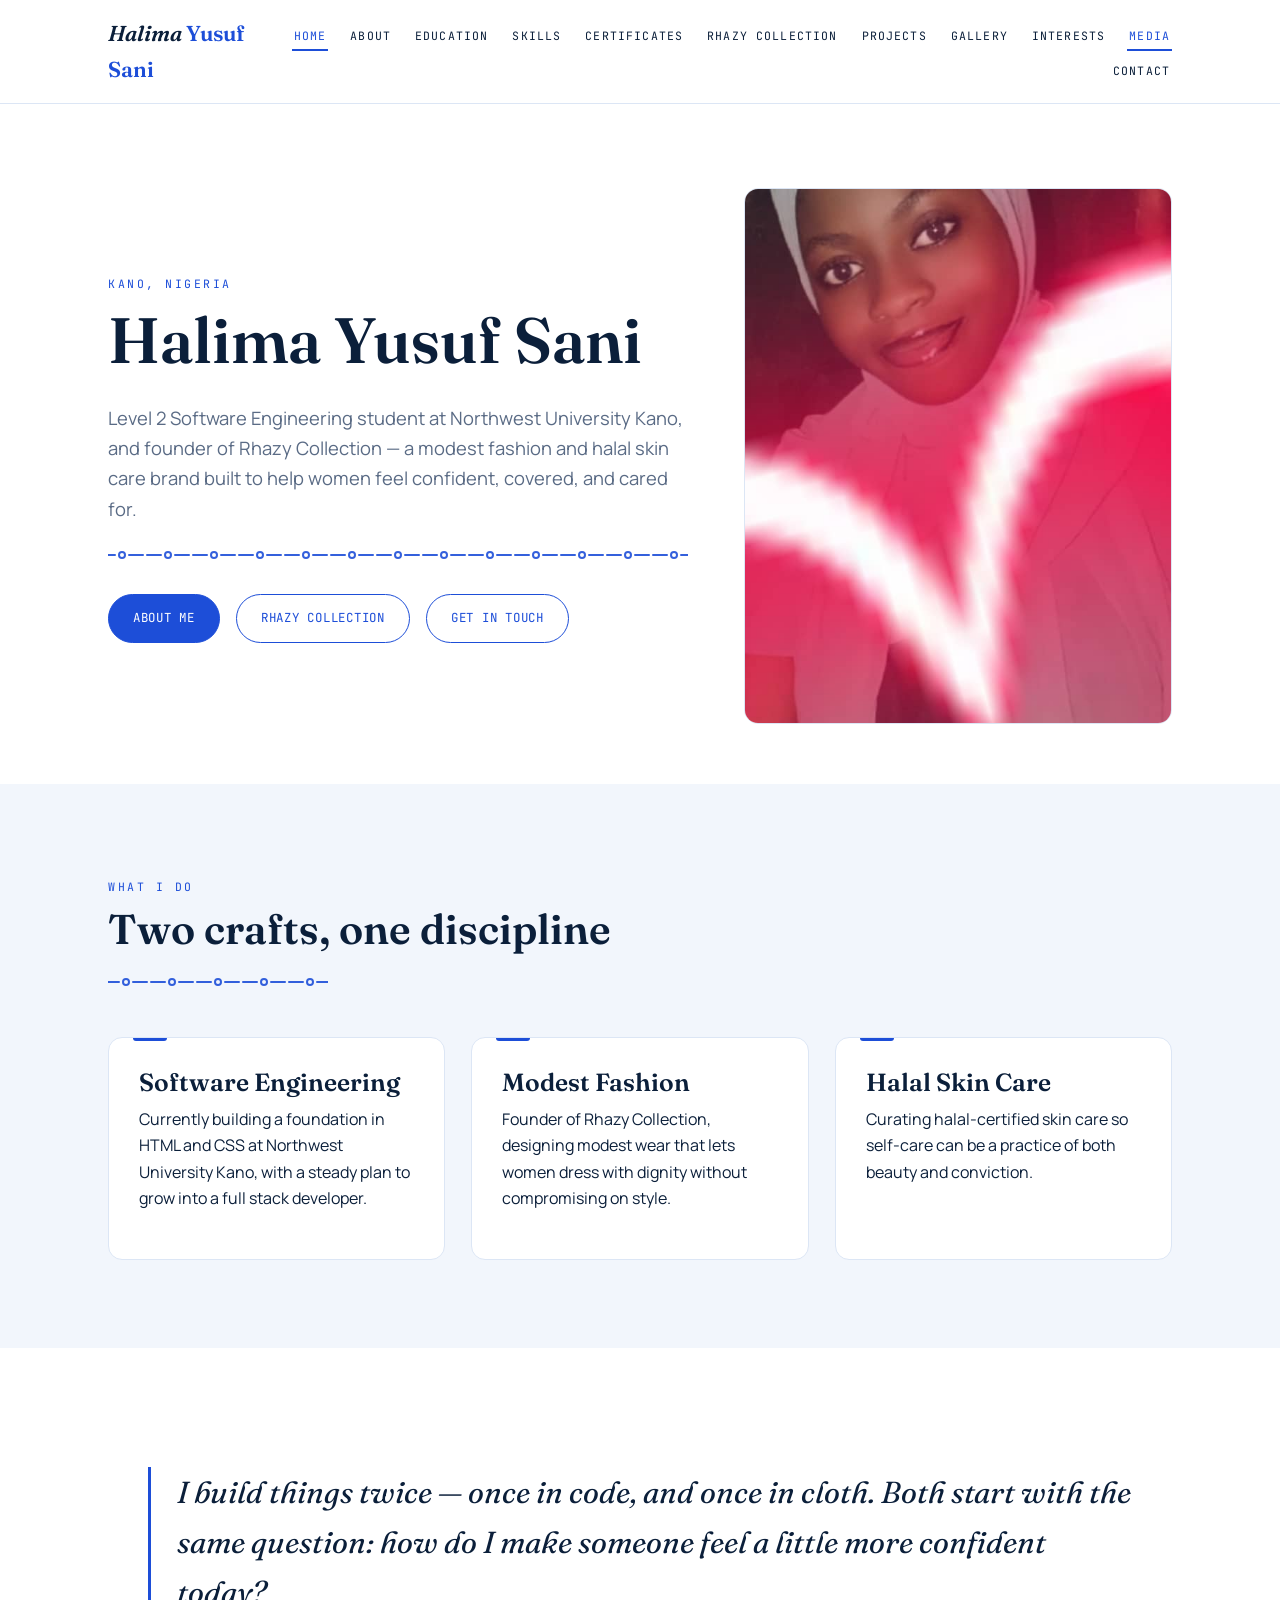
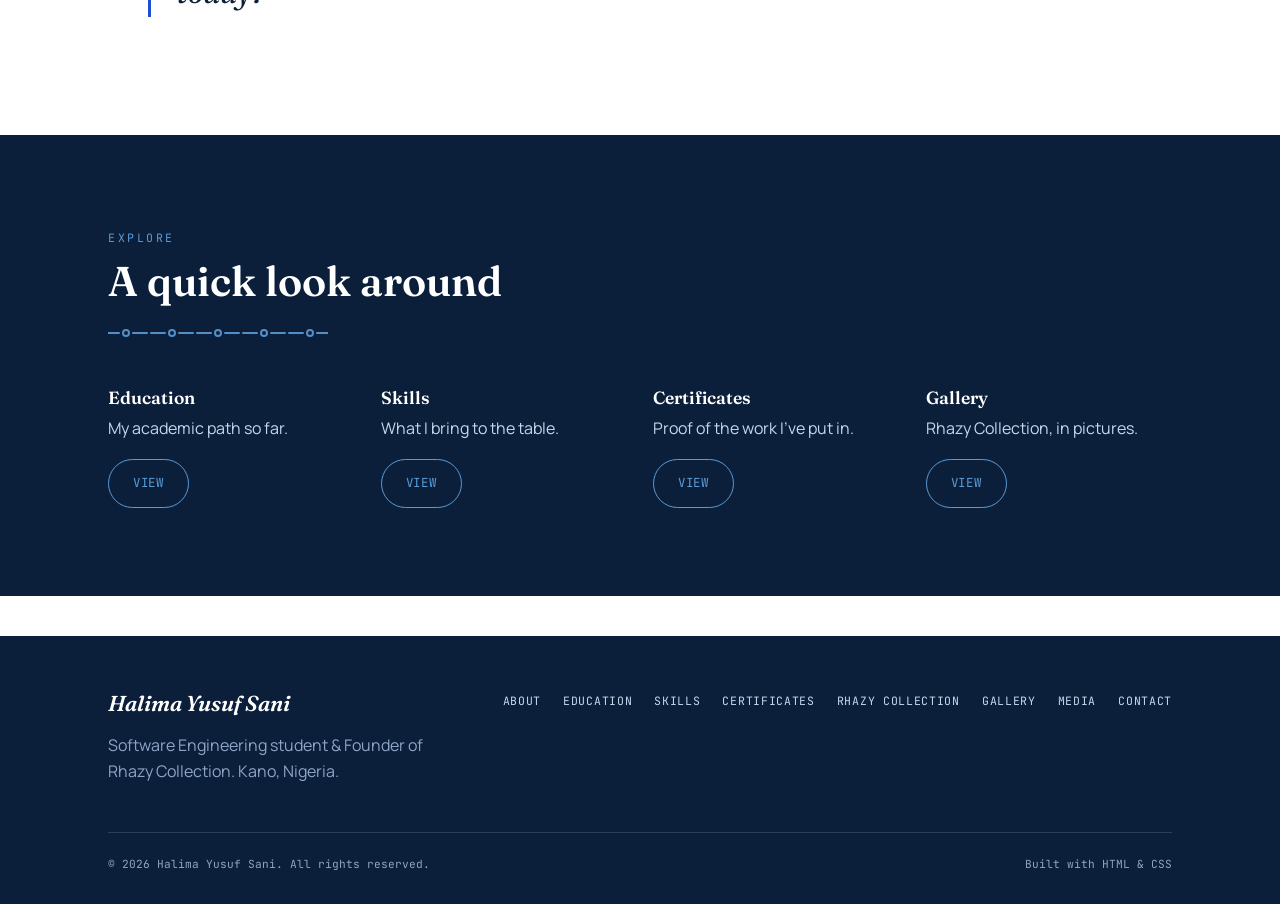
<file: index.html>
<!DOCTYPE html>
<html lang="en">
<head>
<meta charset="UTF-8">
<meta name="viewport" content="width=device-width, initial-scale=1.0">
<title>Halima Yusuf Sani — Software Engineering Student &amp; Founder, Rhazy Collection</title>
<meta name="description" content="Portfolio of Halima Yusuf Sani, Level 2 Software Engineering student at Northwest University Kano and founder of Rhazy Collection.">
<link rel="icon" href="favicon.svg" type="image/svg+xml">
<link rel="stylesheet" href="style.css">
</head>
<body>

<header class="site-header">
  <div class="nav-row">
    <a href="index.html" class="wordmark">Halima <span>Yusuf Sani</span></a>
    <input type="checkbox" id="menu-toggle" class="menu-toggle">
    <label for="menu-toggle" class="menu-btn" aria-label="Open menu"><span></span></label>
    <nav class="primary-nav">
      <ul>
        <li><a href="index.html" class="active">Home</a></li>
        <li><a href="about.html">About</a></li>
        <li><a href="education.html">Education</a></li>
        <li><a href="skills.html">Skills</a></li>
        <li><a href="certificates.html">Certificates</a></li>
        <li><a href="business.html">Rhazy Collection</a></li>
        <li><a href="projects.html">Projects</a></li>
        <li><a href="gallery.html">Gallery</a></li>
        <li><a href="interests.html">Interests</a></li>
        <li><a href="media.html" class="active">Media</a></li>
        <li><a href="contact.html">Contact</a></li>
      </ul>
    </nav>
  </div>
</header>

<main>
  <section class="hero">
    <div class="wrap hero-grid">
      <div>
        <span class="eyebrow">Kano, Nigeria</span>
        <h1>Halima Yusuf Sani</h1>
        <p class="lede">
          Level 2 Software Engineering student at Northwest University Kano, and founder
          of Rhazy Collection — a modest fashion and halal skin care brand built to help
          women feel confident, covered, and cared for.
        </p>
        <div class="stitch-divider"></div>
        <div class="hero-actions">
          <a href="about.html" class="btn btn-solid">About Me</a>
          <a href="business.html" class="btn btn-ghost">Rhazy Collection</a>
          <a href="contact.html" class="btn btn-ghost">Get In Touch</a>
        </div>
      </div>
      <div class="portrait-frame">
        <img src="halima.jpg" alt="Portrait placeholder for Halima Yusuf Sani">
      </div>
    </div>
  </section>

  <section class="bg-cloud">
    <div class="wrap">
      <div class="section-head">
        <span class="eyebrow">What I Do</span>
        <h2>Two crafts, one discipline</h2>
        <div class="stitch-divider"></div>
      </div>
      <div class="grid grid-3">
        <div class="card">
          <h3>Software Engineering</h3>
          <p>Currently building a foundation in HTML and CSS at Northwest University
          Kano, with a steady plan to grow into a full stack developer.</p>
        </div>
        <div class="card">
          <h3>Modest Fashion</h3>
          <p>Founder of Rhazy Collection, designing modest wear that lets women dress
          with dignity without compromising on style.</p>
        </div>
        <div class="card">
          <h3>Halal Skin Care</h3>
          <p>Curating halal-certified skin care so self-care can be a practice of both
          beauty and conviction.</p>
        </div>
      </div>
    </div>
  </section>

  <section>
    <div class="wrap">
      <blockquote class="pull-quote">
        I build things twice — once in code, and once in cloth. Both start with the
        same question: how do I make someone feel a little more confident today?
      </blockquote>
    </div>
  </section>

  <section class="bg-ink">
    <div class="wrap">
      <div class="section-head">
        <span class="eyebrow" style="color:#5B9BD5">Explore</span>
        <h2>A quick look around</h2>
        <div class="stitch-divider on-dark"></div>
      </div>
      <div class="grid grid-4">
        <div>
          <h3 style="font-size:1.1rem">Education</h3>
          <p style="color:#C8D6EC">My academic path so far.</p>
          <a href="education.html" class="btn btn-ghost on-dark">View</a>
        </div>
        <div>
          <h3 style="font-size:1.1rem">Skills</h3>
          <p style="color:#C8D6EC">What I bring to the table.</p>
          <a href="skills.html" class="btn btn-ghost on-dark">View</a>
        </div>
        <div>
          <h3 style="font-size:1.1rem">Certificates</h3>
          <p style="color:#C8D6EC">Proof of the work I've put in.</p>
          <a href="certificates.html" class="btn btn-ghost on-dark">View</a>
        </div>
        <div>
          <h3 style="font-size:1.1rem">Gallery</h3>
          <p style="color:#C8D6EC">Rhazy Collection, in pictures.</p>
          <a href="gallery.html" class="btn btn-ghost on-dark">View</a>
        </div>
      </div>
    </div>
  </section>
</main>

<footer class="site-footer">
  <div class="wrap">
    <div class="footer-grid">
      <div>
        <a href="index.html" class="wordmark">Halima Yusuf Sani</a>
        <p style="color:#8FA5C6; max-width:36ch; margin-top:10px;">Software Engineering student &amp; Founder of Rhazy Collection. Kano, Nigeria.</p>
      </div>
      <nav class="footer-nav">
        <ul>
          <li><a href="about.html">About</a></li>
          <li><a href="education.html">Education</a></li>
          <li><a href="skills.html">Skills</a></li>
          <li><a href="certificates.html">Certificates</a></li>
          <li><a href="business.html">Rhazy Collection</a></li>
          <li><a href="gallery.html">Gallery</a></li>
          <li><a href="media.html" class="active">Media</a></li>
          <li><a href="contact.html">Contact</a></li>
        </ul>
      </nav>
    </div>
    <div class="footer-bottom">
      <span>&copy; 2026 Halima Yusuf Sani. All rights reserved.</span>
      <span>Built with HTML &amp; CSS</span>
    </div>
  </div>
</footer>

</body>
</html>
</file>
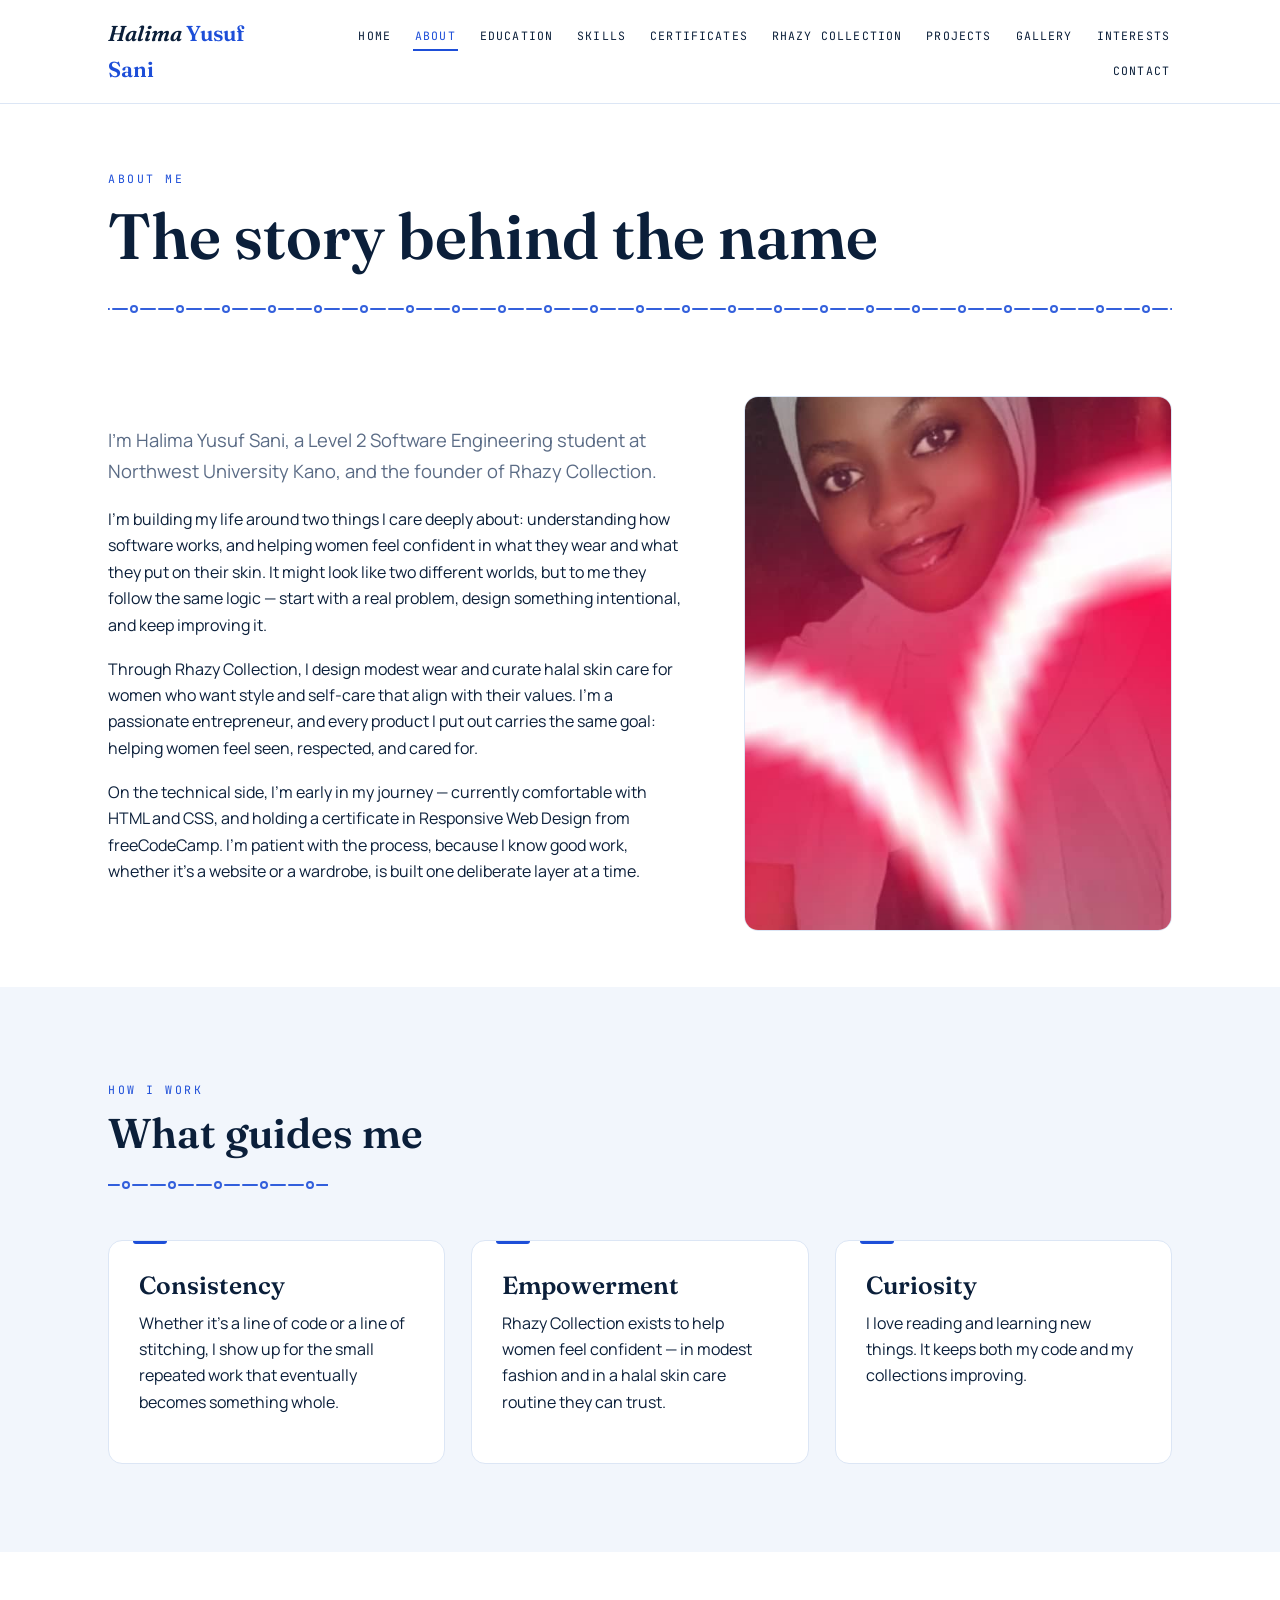
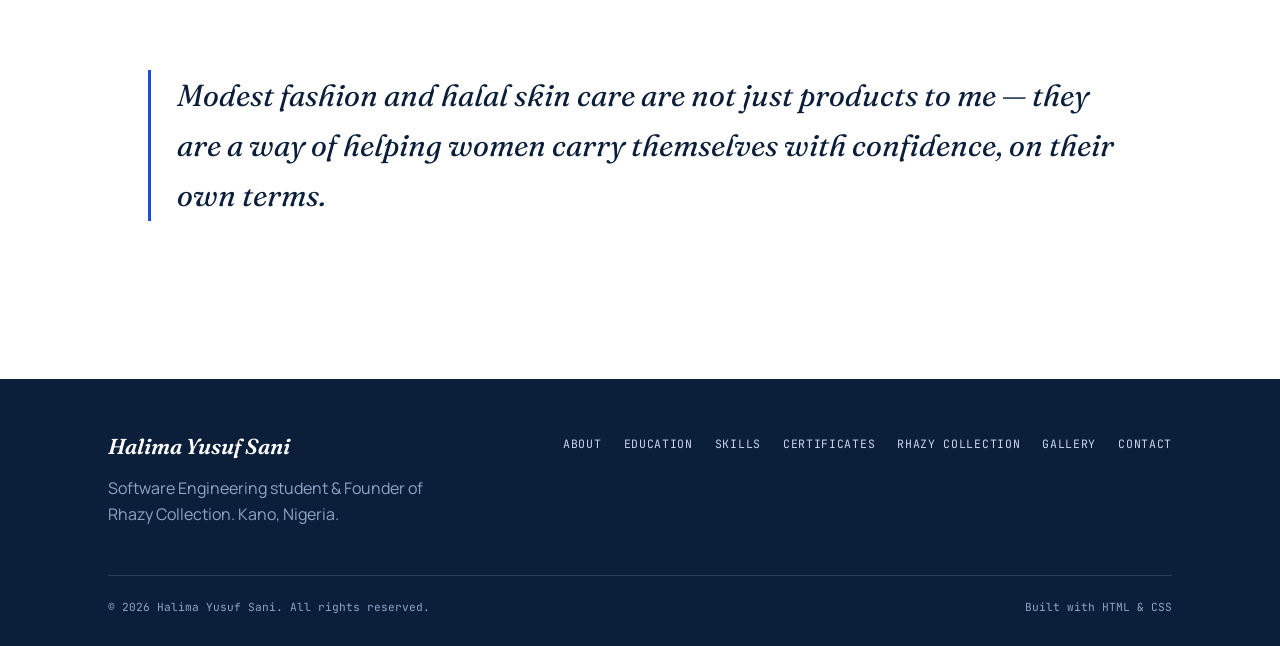
<file: about.html>
<!DOCTYPE html>
<html lang="en">
<head>
<meta charset="UTF-8">
<meta name="viewport" content="width=device-width, initial-scale=1.0">
<title>About Me — Halima Yusuf Sani</title>
<link rel="icon" href="assets/images/favicon.svg" type="image/svg+xml">
<link rel="stylesheet" href="style.css">
</head>
<body>

<header class="site-header">
  <div class="nav-row">
    <a href="index.html" class="wordmark">Halima <span>Yusuf Sani</span></a>
    <input type="checkbox" id="menu-toggle" class="menu-toggle">
    <label for="menu-toggle" class="menu-btn" aria-label="Open menu"><span></span></label>
    <nav class="primary-nav">
      <ul>
        <li><a href="index.html">Home</a></li>
        <li><a href="about.html" class="active">About</a></li>
        <li><a href="education.html">Education</a></li>
        <li><a href="skills.html">Skills</a></li>
        <li><a href="certificates.html">Certificates</a></li>
        <li><a href="business.html">Rhazy Collection</a></li>
        <li><a href="projects.html">Projects</a></li>
        <li><a href="gallery.html">Gallery</a></li>
        <li><a href="interests.html">Interests</a></li>
        <li><a href="contact.html">Contact</a></li>
      </ul>
    </nav>
  </div>
</header>

<main>
  <section class="page-intro">
    <div class="wrap">
      <span class="eyebrow">About Me</span>
      <h1>The story behind the name</h1>
      <div class="stitch-divider"></div>
    </div>
  </section>

  <section class="tight">
    <div class="wrap hero-grid">
      <div class="portrait-frame" style="order:2;">
        <img src="halima.jpg" alt="Portrait placeholder for Halima Yusuf Sani">
       
      </div>
      <div style="order:1;">
        <p class="lede">
          I'm Halima Yusuf Sani, a Level 2 Software Engineering student at Northwest
          University Kano, and the founder of Rhazy Collection.
        </p>
        <p>
          I'm building my life around two things I care deeply about: understanding how
          software works, and helping women feel confident in what they wear and what
          they put on their skin. It might look like two different worlds, but to me
          they follow the same logic — start with a real problem, design something
          intentional, and keep improving it.
        </p>
        <p>
          Through Rhazy Collection, I design modest wear and curate halal skin care for
          women who want style and self-care that align with their values. I'm a
          passionate entrepreneur, and every product I put out carries the same goal:
          helping women feel seen, respected, and cared for.
        </p>
        <p>
          On the technical side, I'm early in my journey — currently comfortable with
          HTML and CSS, and holding a certificate in Responsive Web Design from
          freeCodeCamp. I'm patient with the process, because I know good work, whether
          it's a website or a wardrobe, is built one deliberate layer at a time.
        </p>
      </div>
    </div>
  </section>

  <section class="bg-cloud">
    <div class="wrap">
      <div class="section-head">
        <span class="eyebrow">How I Work</span>
        <h2>What guides me</h2>
        <div class="stitch-divider"></div>
      </div>
      <div class="grid grid-3">
        <div class="card">
          <h3>Consistency</h3>
          <p>Whether it's a line of code or a line of stitching, I show up for the small
          repeated work that eventually becomes something whole.</p>
        </div>
        <div class="card">
          <h3>Empowerment</h3>
          <p>Rhazy Collection exists to help women feel confident — in modest fashion
          and in a halal skin care routine they can trust.</p>
        </div>
        <div class="card">
          <h3>Curiosity</h3>
          <p>I love reading and learning new things. It keeps both my code and my
          collections improving.</p>
        </div>
      </div>
    </div>
  </section>

  <section>
    <div class="wrap">
      <blockquote class="pull-quote">
        Modest fashion and halal skin care are not just products to me — they are a way
        of helping women carry themselves with confidence, on their own terms.
      </blockquote>
    </div>
  </section>
</main>

<footer class="site-footer">
  <div class="wrap">
    <div class="footer-grid">
      <div>
        <a href="index.html" class="wordmark">Halima Yusuf Sani</a>
        <p style="color:#8FA5C6; max-width:36ch; margin-top:10px;">Software Engineering student &amp; Founder of Rhazy Collection. Kano, Nigeria.</p>
      </div>
      <nav class="footer-nav">
        <ul>
          <li><a href="about.html">About</a></li>
          <li><a href="education.html">Education</a></li>
          <li><a href="skills.html">Skills</a></li>
          <li><a href="certificates.html">Certificates</a></li>
          <li><a href="business.html">Rhazy Collection</a></li>
          <li><a href="gallery.html">Gallery</a></li>
          <li><a href="contact.html">Contact</a></li>
        </ul>
      </nav>
    </div>
    <div class="footer-bottom">
      <span>&copy; 2026 Halima Yusuf Sani. All rights reserved.</span>
      <span>Built with HTML &amp; CSS</span>
    </div>
  </div>
</footer>

</body>
</html>
</file>
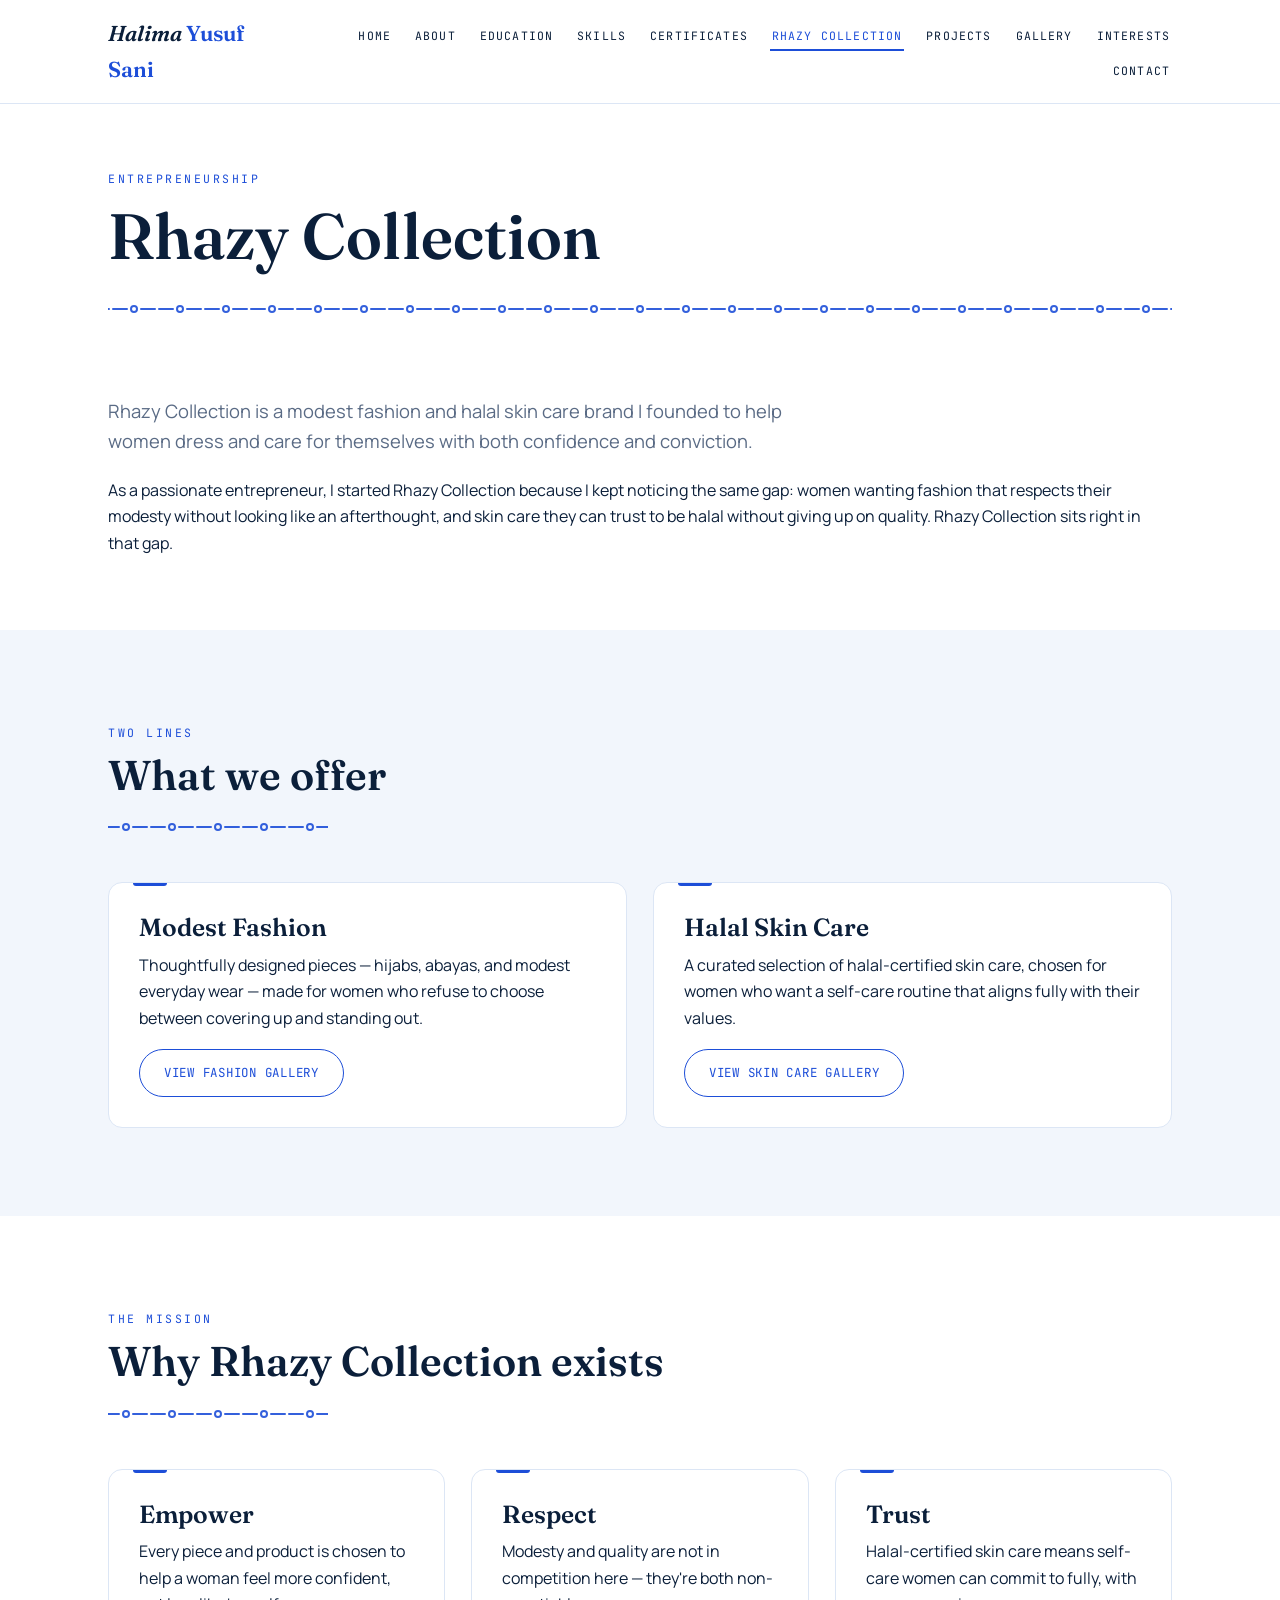
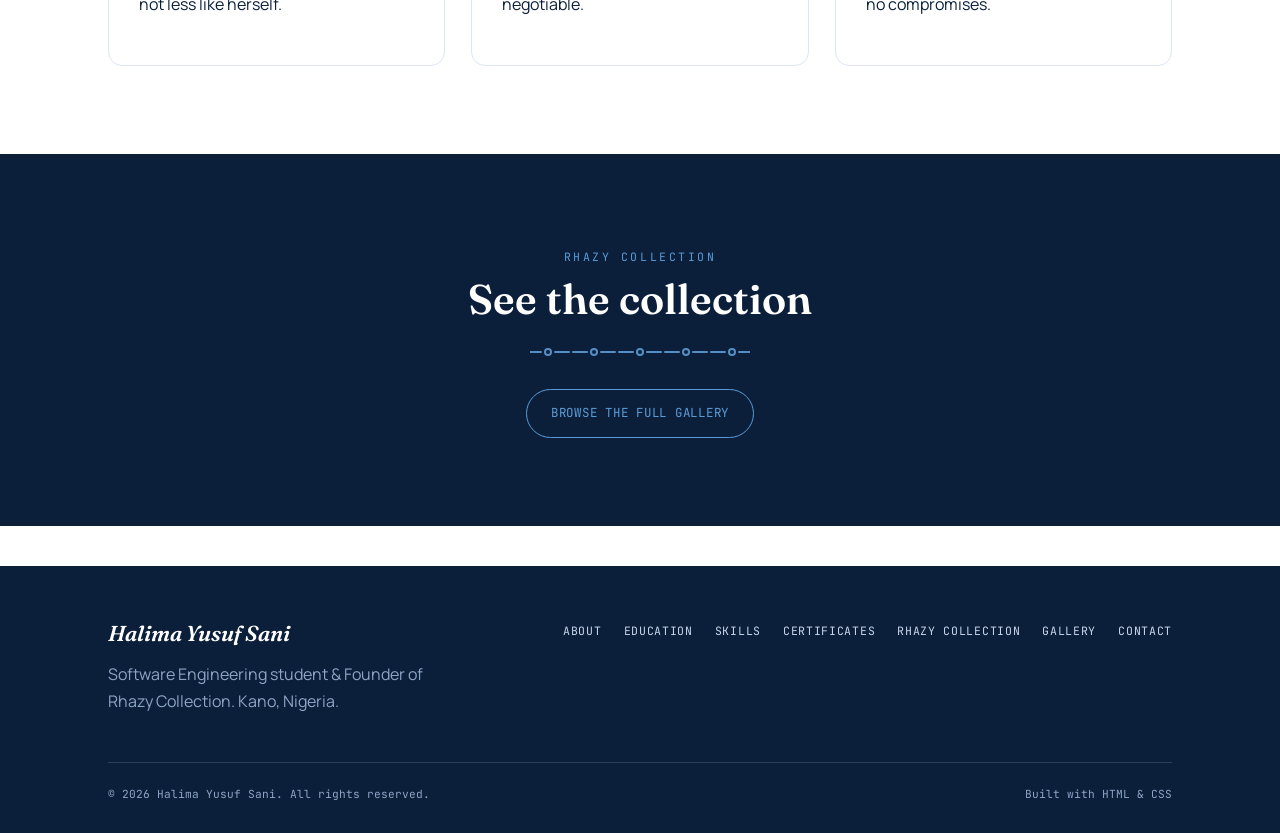
<file: business.html>
<!DOCTYPE html>
<html lang="en">
<head>
<meta charset="UTF-8">
<meta name="viewport" content="width=device-width, initial-scale=1.0">
<title>Rhazy Collection — Halima Yusuf Sani</title>
<link rel="icon" href="assets/images/favicon.svg" type="image/svg+xml">
<link rel="stylesheet" href="style.css">
</head>
<body>

<header class="site-header">
  <div class="nav-row">
    <a href="index.html" class="wordmark">Halima <span>Yusuf Sani</span></a>
    <input type="checkbox" id="menu-toggle" class="menu-toggle">
    <label for="menu-toggle" class="menu-btn" aria-label="Open menu"><span></span></label>
    <nav class="primary-nav">
      <ul>
        <li><a href="index.html">Home</a></li>
        <li><a href="about.html">About</a></li>
        <li><a href="education.html">Education</a></li>
        <li><a href="skills.html">Skills</a></li>
        <li><a href="certificates.html">Certificates</a></li>
        <li><a href="business.html" class="active">Rhazy Collection</a></li>
        <li><a href="projects.html">Projects</a></li>
        <li><a href="gallery.html">Gallery</a></li>
        <li><a href="interests.html">Interests</a></li>
        <li><a href="contact.html">Contact</a></li>
      </ul>
    </nav>
  </div>
</header>

<main>
  <section class="page-intro">
    <div class="wrap">
      <span class="eyebrow">Entrepreneurship</span>
      <h1>Rhazy Collection</h1>
      <div class="stitch-divider"></div>
    </div>
  </section>

  <section class="tight">
    <div class="wrap">
      <p class="lede">
        Rhazy Collection is a modest fashion and halal skin care brand I founded to help
        women dress and care for themselves with both confidence and conviction.
      </p>
      <p>
        As a passionate entrepreneur, I started Rhazy Collection because I kept noticing
        the same gap: women wanting fashion that respects their modesty without looking
        like an afterthought, and skin care they can trust to be halal without giving up
        on quality. Rhazy Collection sits right in that gap.
      </p>
    </div>
  </section>

  <section class="bg-cloud">
    <div class="wrap">
      <div class="section-head">
        <span class="eyebrow">Two Lines</span>
        <h2>What we offer</h2>
        <div class="stitch-divider"></div>
      </div>
      <div class="grid grid-2">
        <div class="card">
          <h3>Modest Fashion</h3>
          <p>Thoughtfully designed pieces — hijabs, abayas, and modest everyday wear —
          made for women who refuse to choose between covering up and standing out.</p>
          <a href="gallery-fashion.html" class="btn btn-ghost">View Fashion Gallery</a>
        </div>
        <div class="card">
          <h3>Halal Skin Care</h3>
          <p>A curated selection of halal-certified skin care, chosen for women who want
          a self-care routine that aligns fully with their values.</p>
          <a href="gallery-skincare.html" class="btn btn-ghost">View Skin Care Gallery</a>
        </div>
      </div>
    </div>
  </section>

  <section>
    <div class="wrap">
      <div class="section-head">
        <span class="eyebrow">The Mission</span>
        <h2>Why Rhazy Collection exists</h2>
        <div class="stitch-divider"></div>
      </div>
      <div class="grid grid-3">
        <div class="card">
          <h3>Empower</h3>
          <p>Every piece and product is chosen to help a woman feel more confident, not
          less like herself.</p>
        </div>
        <div class="card">
          <h3>Respect</h3>
          <p>Modesty and quality are not in competition here — they're both
          non-negotiable.</p>
        </div>
        <div class="card">
          <h3>Trust</h3>
          <p>Halal-certified skin care means self-care women can commit to fully, with
          no compromises.</p>
        </div>
      </div>
    </div>
  </section>

  <section class="bg-ink">
    <div class="wrap" style="text-align:center;">
      <span class="eyebrow" style="color:#5B9BD5">Rhazy Collection</span>
      <h2>See the collection</h2>
      <div class="stitch-divider on-dark" style="margin:14px auto 26px; max-width:220px;"></div>
      <a href="gallery.html" class="btn btn-ghost on-dark">Browse the Full Gallery</a>
    </div>
  </section>
</main>

<footer class="site-footer">
  <div class="wrap">
    <div class="footer-grid">
      <div>
        <a href="index.html" class="wordmark">Halima Yusuf Sani</a>
        <p style="color:#8FA5C6; max-width:36ch; margin-top:10px;">Software Engineering student &amp; Founder of Rhazy Collection. Kano, Nigeria.</p>
      </div>
      <nav class="footer-nav">
        <ul>
          <li><a href="about.html">About</a></li>
          <li><a href="education.html">Education</a></li>
          <li><a href="skills.html">Skills</a></li>
          <li><a href="certificates.html">Certificates</a></li>
          <li><a href="business.html">Rhazy Collection</a></li>
          <li><a href="gallery.html">Gallery</a></li>
          <li><a href="contact.html">Contact</a></li>
        </ul>
      </nav>
    </div>
    <div class="footer-bottom">
      <span>&copy; 2026 Halima Yusuf Sani. All rights reserved.</span>
      <span>Built with HTML &amp; CSS</span>
    </div>
  </div>
</footer>

</body>
</html>
</file>
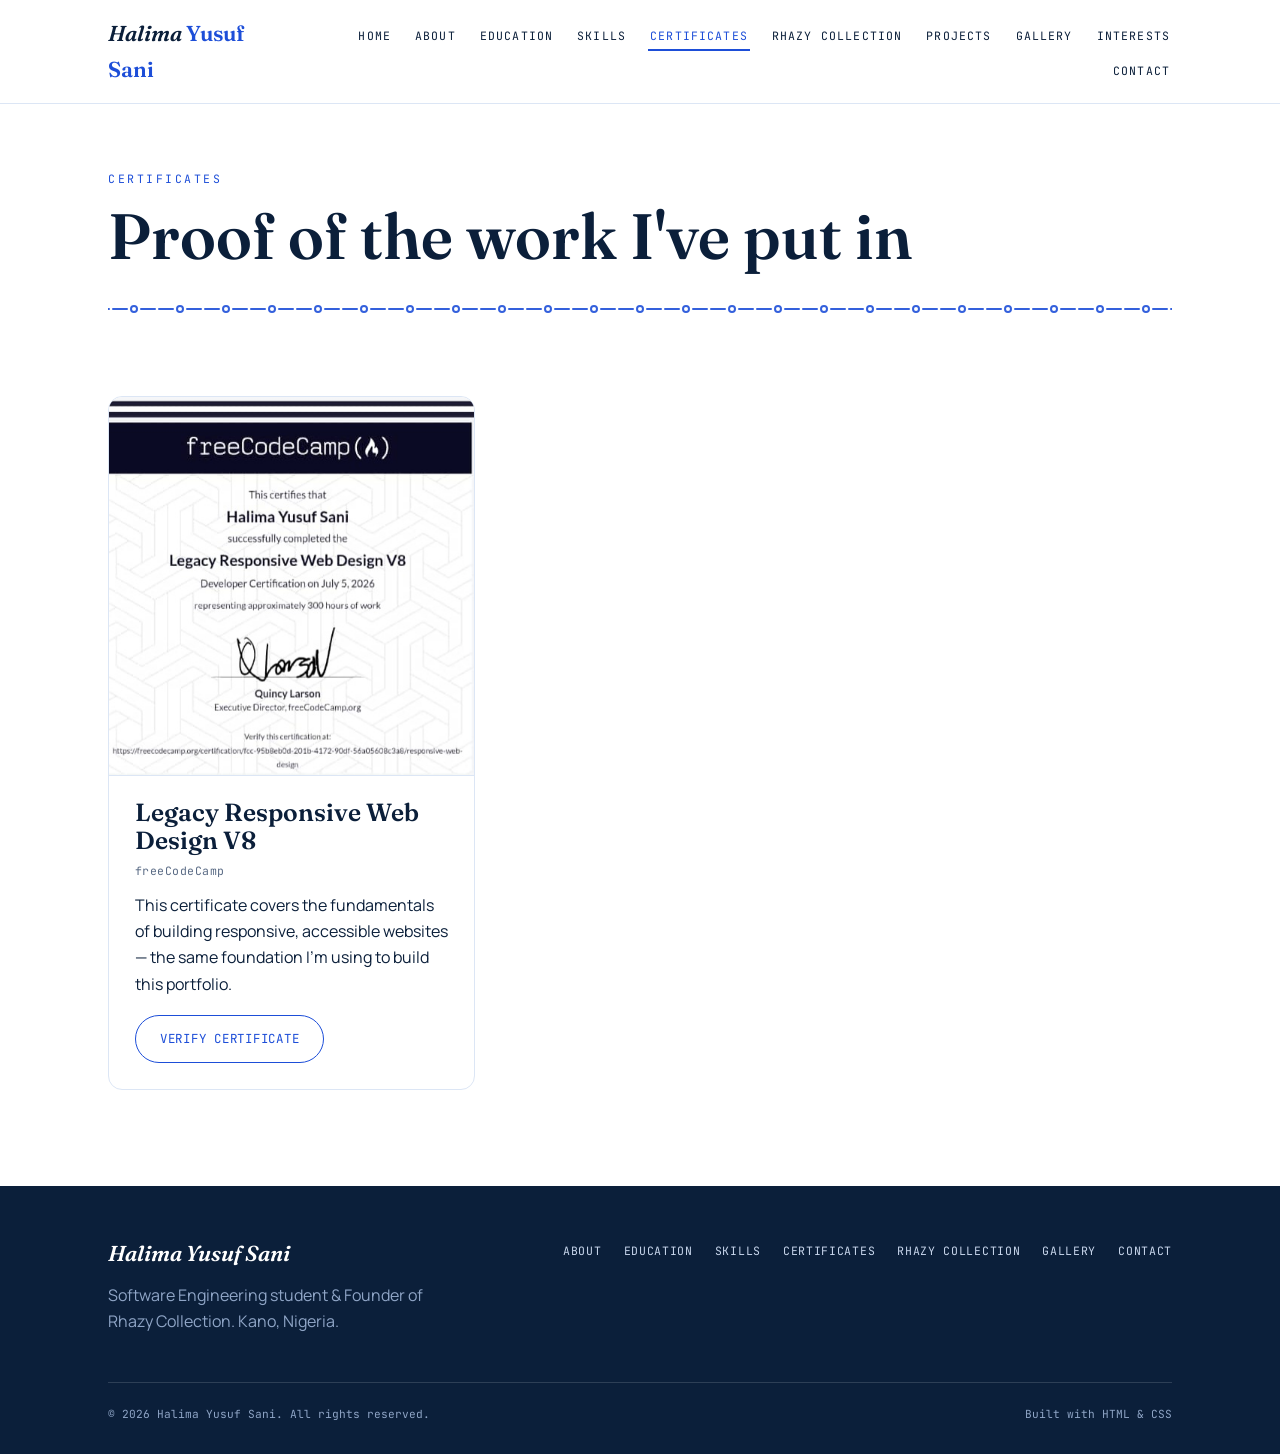
<file: certificates.html>
<!DOCTYPE html>
<html lang="en">
<head>
<meta charset="UTF-8">
<meta name="viewport" content="width=device-width, initial-scale=1.0">
<title>Certificates — Halima Yusuf Sani</title>
<link rel="icon" href="favicon.svg" type="image/svg+xml">
<link rel="stylesheet" href="style.css">
</head>
<body>

<header class="site-header">
  <div class="nav-row">
    <a href="index.html" class="wordmark">Halima <span>Yusuf Sani</span></a>
    <input type="checkbox" id="menu-toggle" class="menu-toggle">
    <label for="menu-toggle" class="menu-btn" aria-label="Open menu"><span></span></label>
    <nav class="primary-nav">
      <ul>
        <li><a href="index.html">Home</a></li>
        <li><a href="about.html">About</a></li>
        <li><a href="education.html">Education</a></li>
        <li><a href="skills.html">Skills</a></li>
        <li><a href="certificates.html" class="active">Certificates</a></li>
        <li><a href="business.html">Rhazy Collection</a></li>
        <li><a href="projects.html">Projects</a></li>
        <li><a href="gallery.html">Gallery</a></li>
        <li><a href="interests.html">Interests</a></li>
        <li><a href="contact.html">Contact</a></li>
      </ul>
    </nav>
  </div>
</header>

<main>
  <section class="page-intro">
    <div class="wrap">
      <span class="eyebrow">Certificates</span>
      <h1>Proof of the work I've put in</h1>
      <div class="stitch-divider"></div>
    </div>
  </section>

  <section class="tight">
    <div class="wrap">
      <div class="grid grid-2" style="max-width:760px;">
        <div class="cert-card">
          <img src="cert.jpg" alt="Responsive Web Design certificate from freeCodeCamp — placeholder, replace with your saved PNG">
          <div class="cert-body">
            <h3> Legacy Responsive Web Design V8</h3>
            <p class="cert-meta">freeCodeCamp</p>
            <p>
              This certificate covers the fundamentals of building responsive, accessible
              websites — the same foundation I'm using to build this portfolio.
            </p>
            <a href="https://www.freecodecamp.org/certification/fcc-95b8eb0d-201b-4172-90df-56a05608c3a8/responsive-web-design" class="btn btn-ghost" target="_blank" rel="noopener">Verify Certificate</a>
          </div>
        </div>
      </div>

      
    </div>
  </section>
</main>

<footer class="site-footer">
  <div class="wrap">
    <div class="footer-grid">
      <div>
        <a href="index.html" class="wordmark">Halima Yusuf Sani</a>
        <p style="color:#8FA5C6; max-width:36ch; margin-top:10px;">Software Engineering student &amp; Founder of Rhazy Collection. Kano, Nigeria.</p>
      </div>
      <nav class="footer-nav">
        <ul>
          <li><a href="about.html">About</a></li>
          <li><a href="education.html">Education</a></li>
          <li><a href="skills.html">Skills</a></li>
          <li><a href="certificates.html">Certificates</a></li>
          <li><a href="business.html">Rhazy Collection</a></li>
          <li><a href="gallery.html">Gallery</a></li>
          <li><a href="contact.html">Contact</a></li>
        </ul>
      </nav>
    </div>
    <div class="footer-bottom">
      <span>&copy; 2026 Halima Yusuf Sani. All rights reserved.</span>
      <span>Built with HTML &amp; CSS</span>
    </div>
  </div>
</footer>

</body>
</html>
</file>
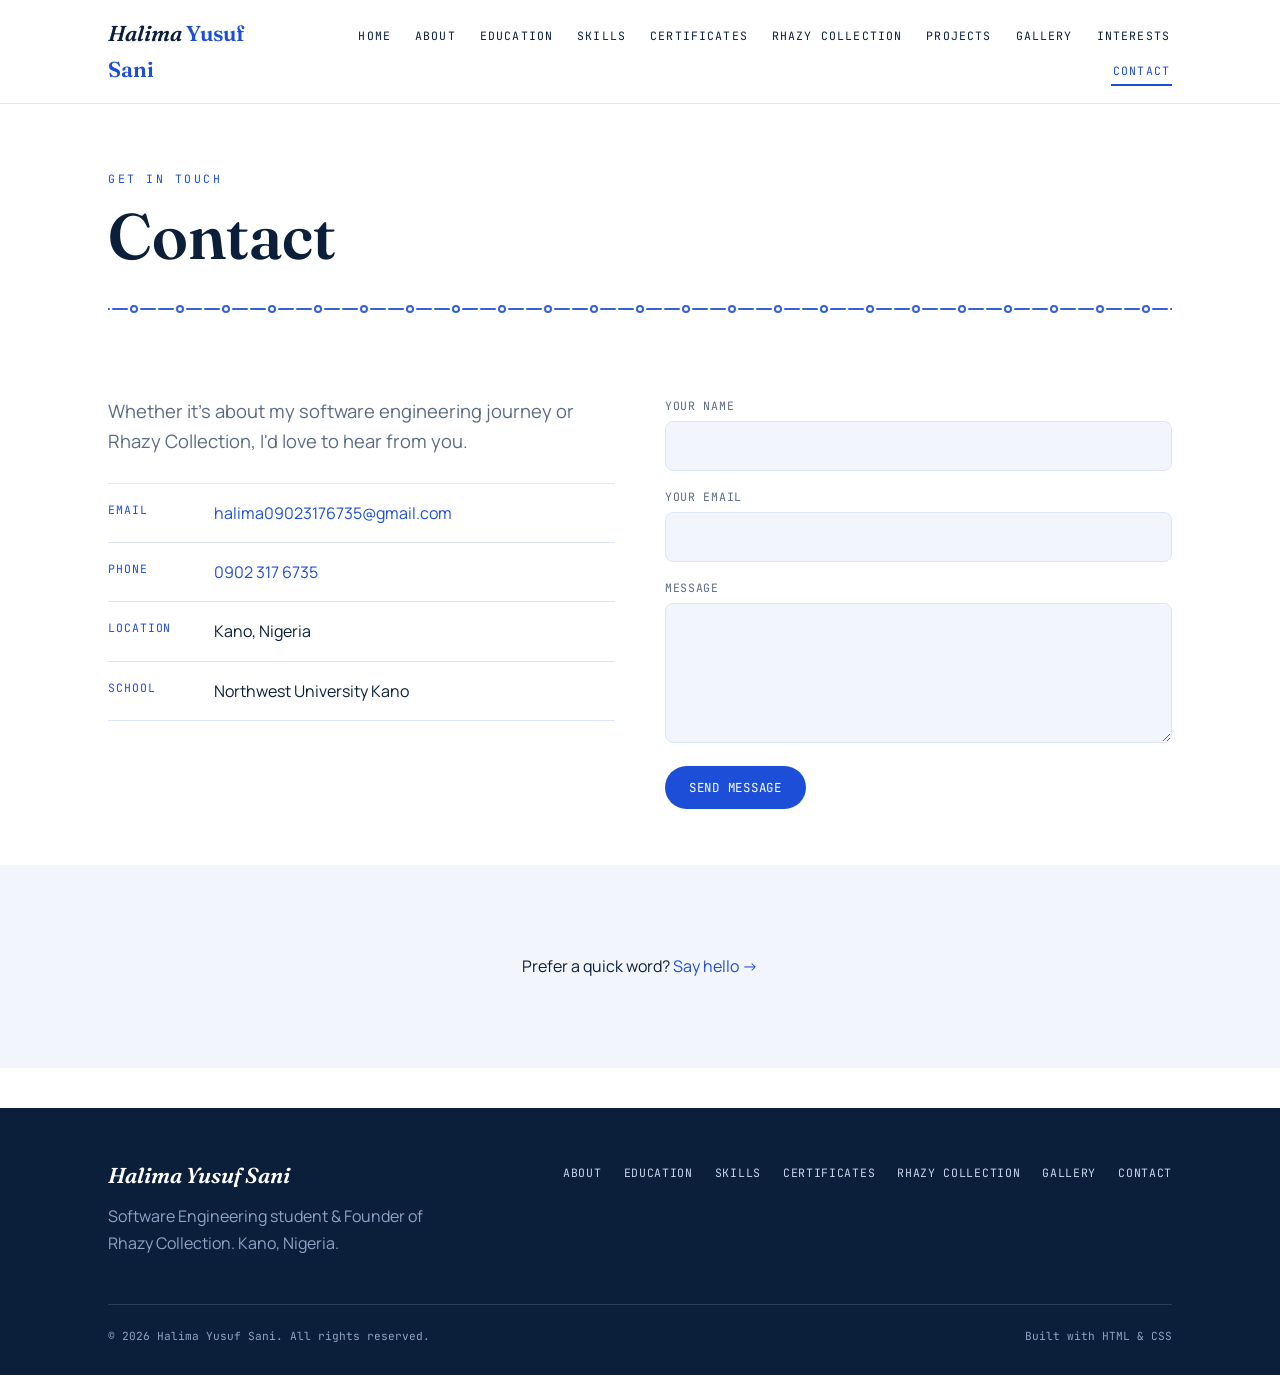
<file: contact.html>
<!DOCTYPE html>
<html lang="en">
<head>
<meta charset="UTF-8">
<meta name="viewport" content="width=device-width, initial-scale=1.0">
<title>Contact — Halima Yusuf Sani</title>
<link rel="icon" href="assets/images/favicon.svg" type="image/svg+xml">
<link rel="stylesheet" href="style.css">
</head>
<body>

<header class="site-header">
  <div class="nav-row">
    <a href="index.html" class="wordmark">Halima <span>Yusuf Sani</span></a>
    <input type="checkbox" id="menu-toggle" class="menu-toggle">
    <label for="menu-toggle" class="menu-btn" aria-label="Open menu"><span></span></label>
    <nav class="primary-nav">
      <ul>
        <li><a href="index.html">Home</a></li>
        <li><a href="about.html">About</a></li>
        <li><a href="education.html">Education</a></li>
        <li><a href="skills.html">Skills</a></li>
        <li><a href="certificates.html">Certificates</a></li>
        <li><a href="business.html">Rhazy Collection</a></li>
        <li><a href="projects.html">Projects</a></li>
        <li><a href="gallery.html">Gallery</a></li>
        <li><a href="interests.html">Interests</a></li>
        <li><a href="contact.html" class="active">Contact</a></li>
      </ul>
    </nav>
  </div>
</header>

<main>
  <section class="page-intro">
    <div class="wrap">
      <span class="eyebrow">Get In Touch</span>
      <h1>Contact</h1>
      <div class="stitch-divider"></div>
    </div>
  </section>

  <section class="tight">
    <div class="wrap contact-grid">
      <div>
        <p class="lede" style="margin-bottom:26px;">
          Whether it's about my software engineering journey or Rhazy Collection, I'd
          love to hear from you.
        </p>
        <ul class="contact-list">
          <li><span class="label">Email</span><a href="mailto:halima09023176735@gmail.com">halima09023176735@gmail.com</a></li>
          <li><span class="label">Phone</span><a href="tel:+2349023176735">0902 317 6735</a></li>
          <li><span class="label">Location</span><span>Kano, Nigeria</span></li>
          <li><span class="label">School</span><span>Northwest University Kano</span></li>
        </ul>
      </div>

      <form class="contact-form" action="mailto:halima09023176735@gmail.com" method="post" enctype="text/plain">
        <div>
          <label for="name">Your Name</label>
          <input type="text" id="name" name="name" required>
        </div>
        <div>
          <label for="email">Your Email</label>
          <input type="email" id="email" name="email" required>
        </div>
        <div>
          <label for="message">Message</label>
          <textarea id="message" name="message" required></textarea>
        </div>
        <button type="submit" class="btn btn-solid" style="justify-self:start; border:none; cursor:pointer;">Send Message</button>
      </form>
    </div>
  </section>

  <section class="bg-cloud">
    <div class="wrap" style="text-align:center;">
      <p style="margin:0;">Prefer a quick word? <a href="thankyou.html">Say hello →</a></p>
    </div>
  </section>
</main>

<footer class="site-footer">
  <div class="wrap">
    <div class="footer-grid">
      <div>
        <a href="index.html" class="wordmark">Halima Yusuf Sani</a>
        <p style="color:#8FA5C6; max-width:36ch; margin-top:10px;">Software Engineering student &amp; Founder of Rhazy Collection. Kano, Nigeria.</p>
      </div>
      <nav class="footer-nav">
        <ul>
          <li><a href="about.html">About</a></li>
          <li><a href="education.html">Education</a></li>
          <li><a href="skills.html">Skills</a></li>
          <li><a href="certificates.html">Certificates</a></li>
          <li><a href="business.html">Rhazy Collection</a></li>
          <li><a href="gallery.html">Gallery</a></li>
          <li><a href="contact.html">Contact</a></li>
        </ul>
      </nav>
    </div>
    <div class="footer-bottom">
      <span>&copy; 2026 Halima Yusuf Sani. All rights reserved.</span>
      <span>Built with HTML &amp; CSS</span>
    </div>
  </div>
</footer>

</body>
</html>
</file>
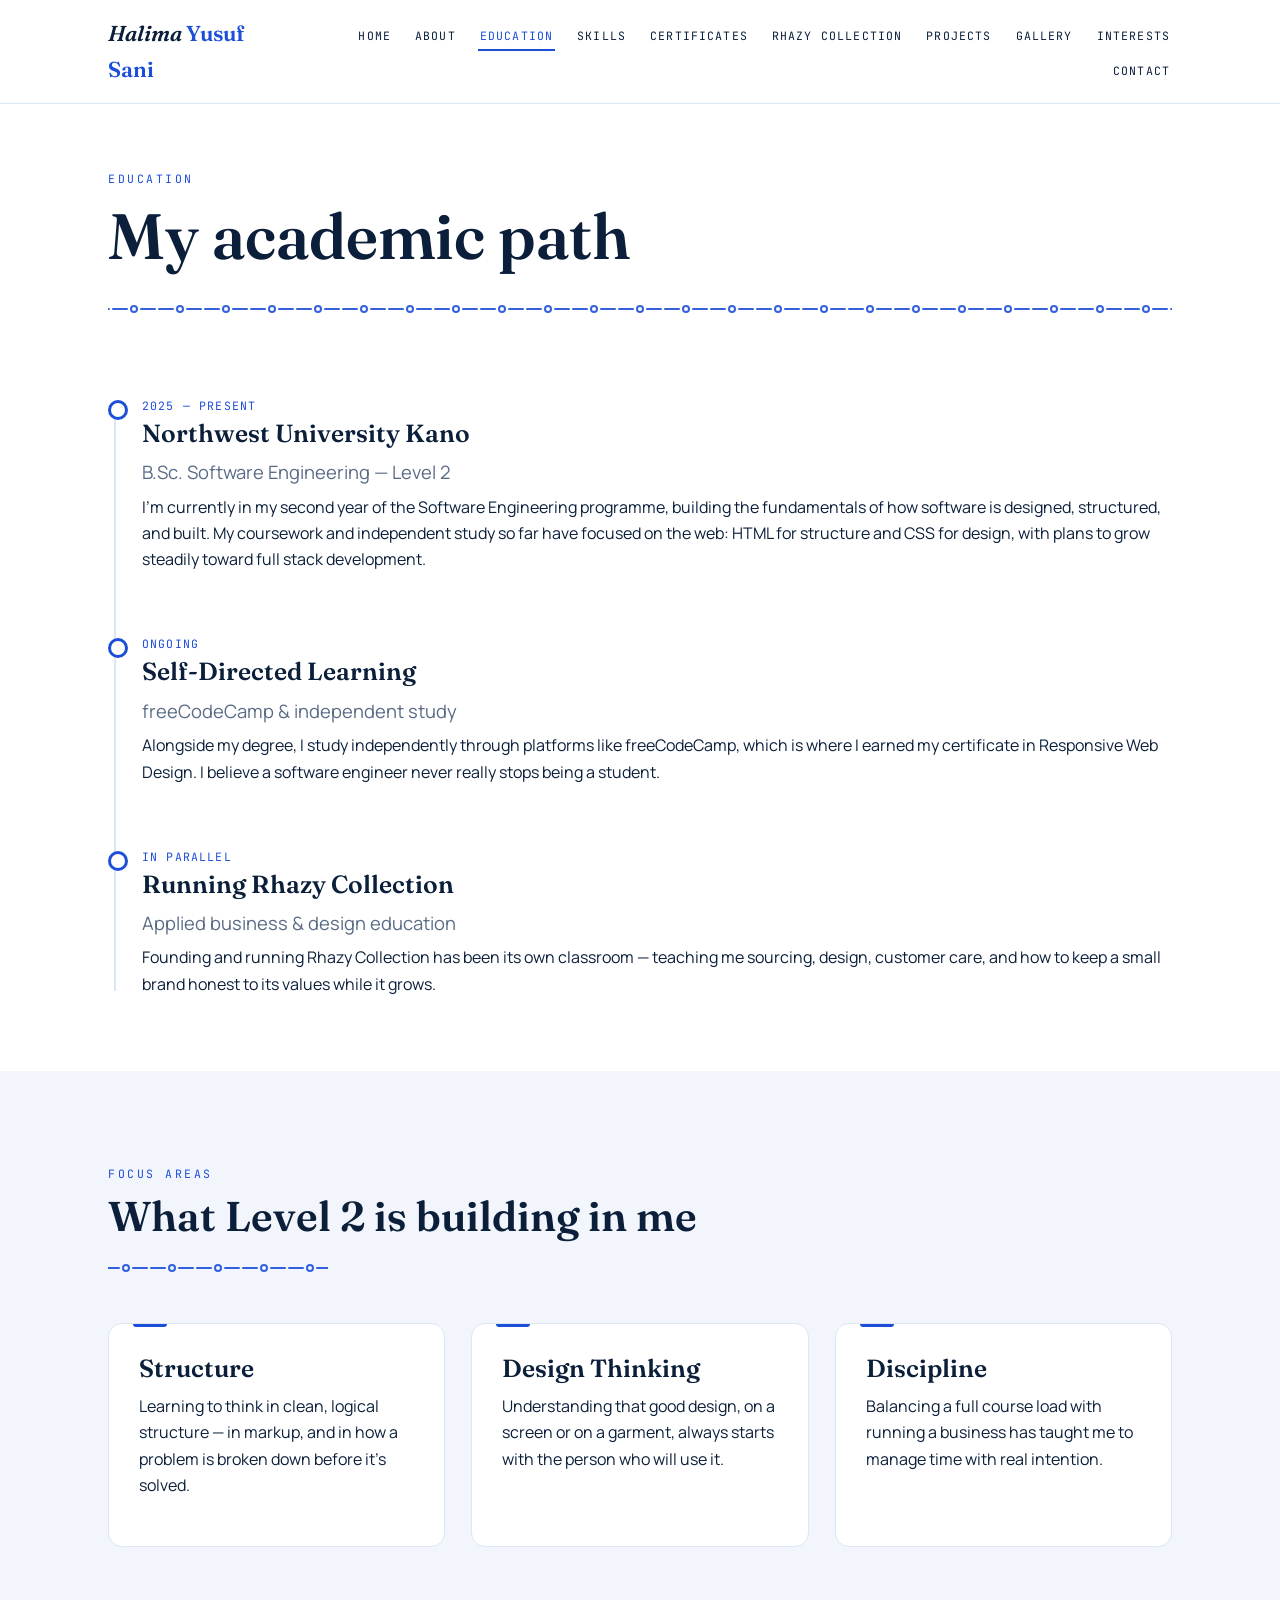
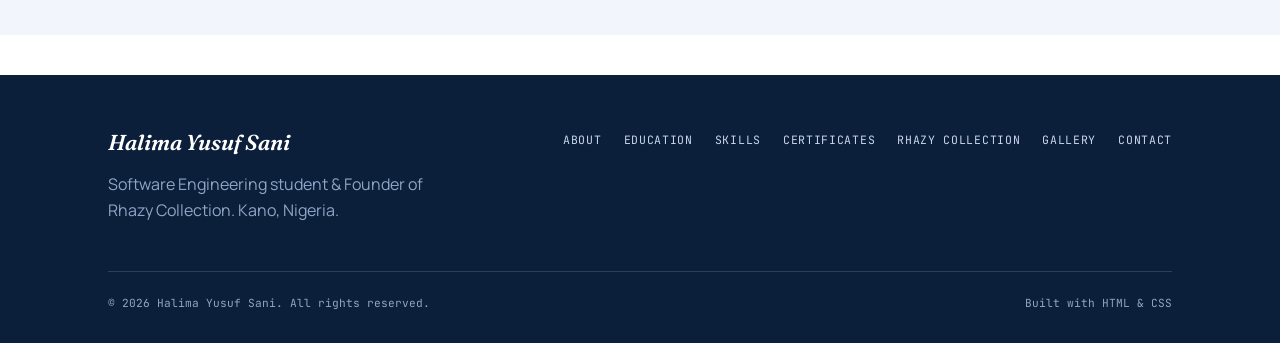
<file: education.html>
<!DOCTYPE html>
<html lang="en">
<head>
<meta charset="UTF-8">
<meta name="viewport" content="width=device-width, initial-scale=1.0">
<title>Education — Halima Yusuf Sani</title>
<link rel="icon" href="assets/images/favicon.svg" type="image/svg+xml">
<link rel="stylesheet" href="style.css">
</head>
<body>

<header class="site-header">
  <div class="nav-row">
    <a href="index.html" class="wordmark">Halima <span>Yusuf Sani</span></a>
    <input type="checkbox" id="menu-toggle" class="menu-toggle">
    <label for="menu-toggle" class="menu-btn" aria-label="Open menu"><span></span></label>
    <nav class="primary-nav">
      <ul>
        <li><a href="index.html">Home</a></li>
        <li><a href="about.html">About</a></li>
        <li><a href="education.html" class="active">Education</a></li>
        <li><a href="skills.html">Skills</a></li>
        <li><a href="certificates.html">Certificates</a></li>
        <li><a href="business.html">Rhazy Collection</a></li>
        <li><a href="projects.html">Projects</a></li>
        <li><a href="gallery.html">Gallery</a></li>
        <li><a href="interests.html">Interests</a></li>
        <li><a href="contact.html">Contact</a></li>
      </ul>
    </nav>
  </div>
</header>

<main>
  <section class="page-intro">
    <div class="wrap">
      <span class="eyebrow">Education</span>
      <h1>My academic path</h1>
      <div class="stitch-divider"></div>
    </div>
  </section>

  <section class="tight">
    <div class="wrap">
      <div class="timeline">
        <div class="timeline-item">
          <span class="timeline-year">2025 — Present</span>
          <h3>Northwest University Kano</h3>
          <p class="lede" style="margin-bottom:6px;">B.Sc. Software Engineering — Level 2</p>
          <p>
            I'm currently in my second year of the Software Engineering programme,
            building the fundamentals of how software is designed, structured, and
            built. My coursework and independent study so far have focused on the web:
            HTML for structure and CSS for design, with plans to grow steadily toward
            full stack development.
          </p>
        </div>
        <div class="timeline-item">
          <span class="timeline-year">Ongoing</span>
          <h3>Self-Directed Learning</h3>
          <p class="lede" style="margin-bottom:6px;">freeCodeCamp &amp; independent study</p>
          <p>
            Alongside my degree, I study independently through platforms like
            freeCodeCamp, which is where I earned my certificate in Responsive Web
            Design. I believe a software engineer never really stops being a student.
          </p>
        </div>
        <div class="timeline-item">
          <span class="timeline-year">In Parallel</span>
          <h3>Running Rhazy Collection</h3>
          <p class="lede" style="margin-bottom:6px;">Applied business &amp; design education</p>
          <p>
            Founding and running Rhazy Collection has been its own classroom — teaching
            me sourcing, design, customer care, and how to keep a small brand honest to
            its values while it grows.
          </p>
        </div>
      </div>
    </div>
  </section>

  <section class="bg-cloud">
    <div class="wrap">
      <div class="section-head">
        <span class="eyebrow">Focus Areas</span>
        <h2>What Level 2 is building in me</h2>
        <div class="stitch-divider"></div>
      </div>
      <div class="grid grid-3">
        <div class="card">
          <h3>Structure</h3>
          <p>Learning to think in clean, logical structure — in markup, and in how a
          problem is broken down before it's solved.</p>
        </div>
        <div class="card">
          <h3>Design Thinking</h3>
          <p>Understanding that good design, on a screen or on a garment, always starts
          with the person who will use it.</p>
        </div>
        <div class="card">
          <h3>Discipline</h3>
          <p>Balancing a full course load with running a business has taught me to
          manage time with real intention.</p>
        </div>
      </div>
    </div>
  </section>
</main>

<footer class="site-footer">
  <div class="wrap">
    <div class="footer-grid">
      <div>
        <a href="index.html" class="wordmark">Halima Yusuf Sani</a>
        <p style="color:#8FA5C6; max-width:36ch; margin-top:10px;">Software Engineering student &amp; Founder of Rhazy Collection. Kano, Nigeria.</p>
      </div>
      <nav class="footer-nav">
        <ul>
          <li><a href="about.html">About</a></li>
          <li><a href="education.html">Education</a></li>
          <li><a href="skills.html">Skills</a></li>
          <li><a href="certificates.html">Certificates</a></li>
          <li><a href="business.html">Rhazy Collection</a></li>
          <li><a href="gallery.html">Gallery</a></li>
          <li><a href="contact.html">Contact</a></li>
        </ul>
      </nav>
    </div>
    <div class="footer-bottom">
      <span>&copy; 2026 Halima Yusuf Sani. All rights reserved.</span>
      <span>Built with HTML &amp; CSS</span>
    </div>
  </div>
</footer>

</body>
</html>
</file>
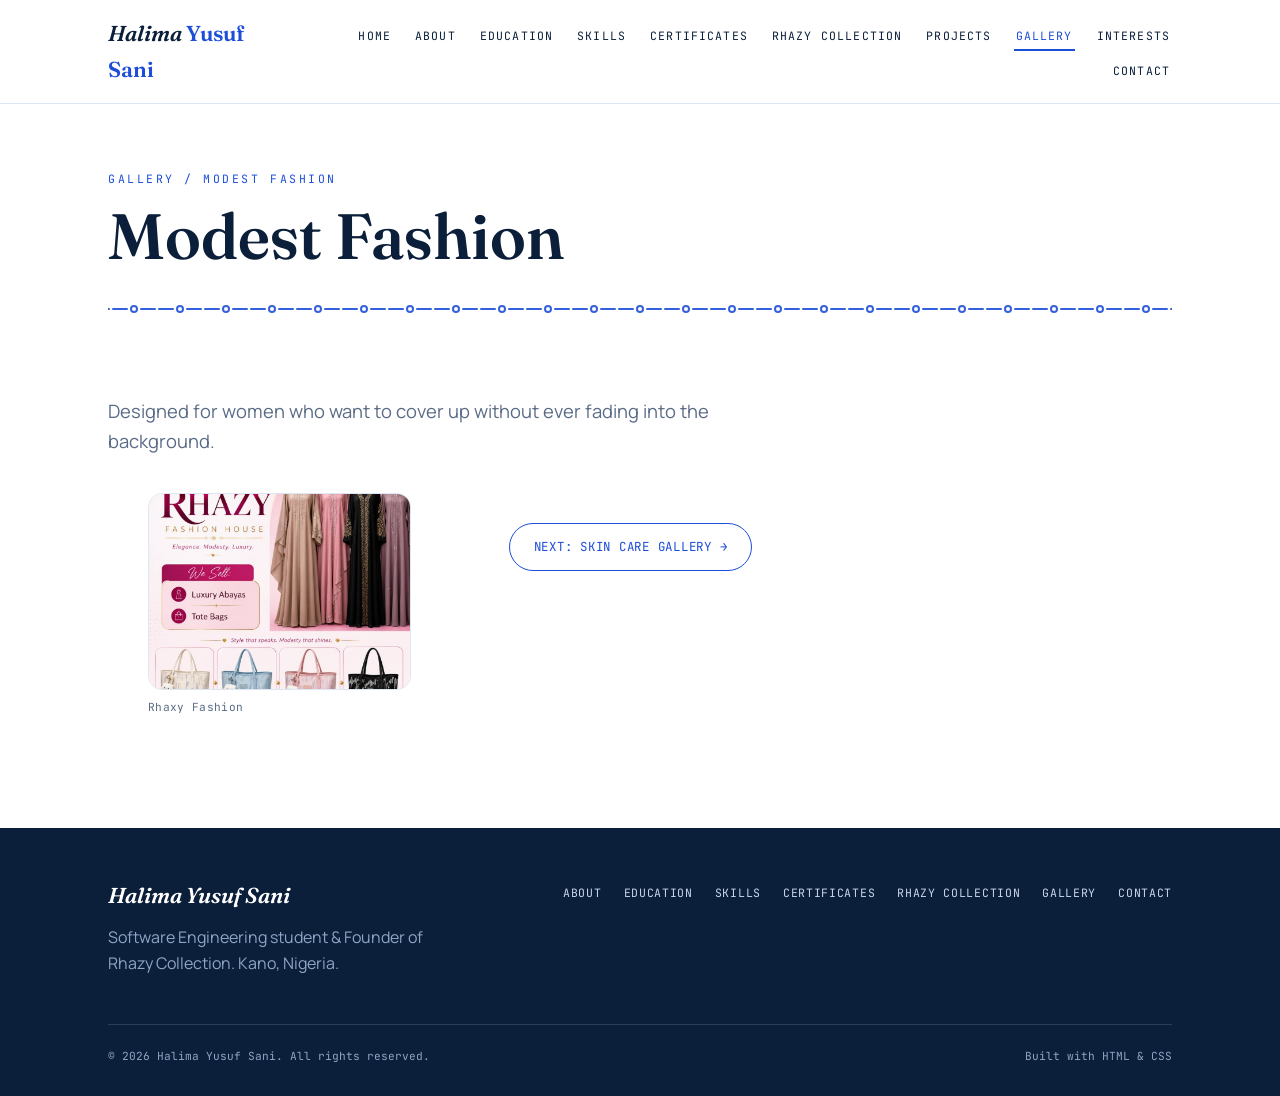
<file: gallery-fashion.html>
<!DOCTYPE html>
<html lang="en">
<head>
<meta charset="UTF-8">
<meta name="viewport" content="width=device-width, initial-scale=1.0">
<title>Modest Fashion Gallery — Rhazy Collection</title>
<link rel="icon" href="favicon.svg" type="image/svg+xml">
<link rel="stylesheet" href="style.css">
</head>
<body>

<header class="site-header">
  <div class="nav-row">
    <a href="index.html" class="wordmark">Halima <span>Yusuf Sani</span></a>
    <input type="checkbox" id="menu-toggle" class="menu-toggle">
    <label for="menu-toggle" class="menu-btn" aria-label="Open menu"><span></span></label>
    <nav class="primary-nav">
      <ul>
        <li><a href="index.html">Home</a></li>
        <li><a href="about.html">About</a></li>
        <li><a href="education.html">Education</a></li>
        <li><a href="skills.html">Skills</a></li>
        <li><a href="certificates.html">Certificates</a></li>
        <li><a href="business.html">Rhazy Collection</a></li>
        <li><a href="projects.html">Projects</a></li>
        <li><a href="gallery.html" class="active">Gallery</a></li>
        <li><a href="interests.html">Interests</a></li>
        <li><a href="contact.html">Contact</a></li>
      </ul>
    </nav>
  </div>
</header>

<main>
  <section class="page-intro">
    <div class="wrap">
      <span class="eyebrow"><a href="gallery.html">Gallery</a> / Modest Fashion</span>
      <h1>Modest Fashion</h1>
      <div class="stitch-divider"></div>
    </div>
  </section>

  <section class="tight">
    <div class="wrap">
      <p class="lede">Designed for women who want to cover up without ever fading into the background.</p>
      <div class="gallery-grid">
        <figure>
          <div class="gallery-item"><img src="rhaxy.jpg" alt="Rhazy Collection draped modest wear, placeholder image"></div>
          <figcaption class="gallery-caption">Rhaxy Fashion</figcaption>
        </figure>
        <figure>
      
      <div style="margin-top:30px;">
        <a href="gallery-skincare.html" class="btn btn-ghost">Next: Skin Care Gallery →</a>
      </div>
    </div>
  </section>
</main>

<footer class="site-footer">
  <div class="wrap">
    <div class="footer-grid">
      <div>
        <a href="index.html" class="wordmark">Halima Yusuf Sani</a>
        <p style="color:#8FA5C6; max-width:36ch; margin-top:10px;">Software Engineering student &amp; Founder of Rhazy Collection. Kano, Nigeria.</p>
      </div>
      <nav class="footer-nav">
        <ul>
          <li><a href="about.html">About</a></li>
          <li><a href="education.html">Education</a></li>
          <li><a href="skills.html">Skills</a></li>
          <li><a href="certificates.html">Certificates</a></li>
          <li><a href="business.html">Rhazy Collection</a></li>
          <li><a href="gallery.html">Gallery</a></li>
          <li><a href="contact.html">Contact</a></li>
        </ul>
      </nav>
    </div>
    <div class="footer-bottom">
      <span>&copy; 2026 Halima Yusuf Sani. All rights reserved.</span>
      <span>Built with HTML &amp; CSS</span>
    </div>
  </div>
</footer>

</body>
</html>
</file>
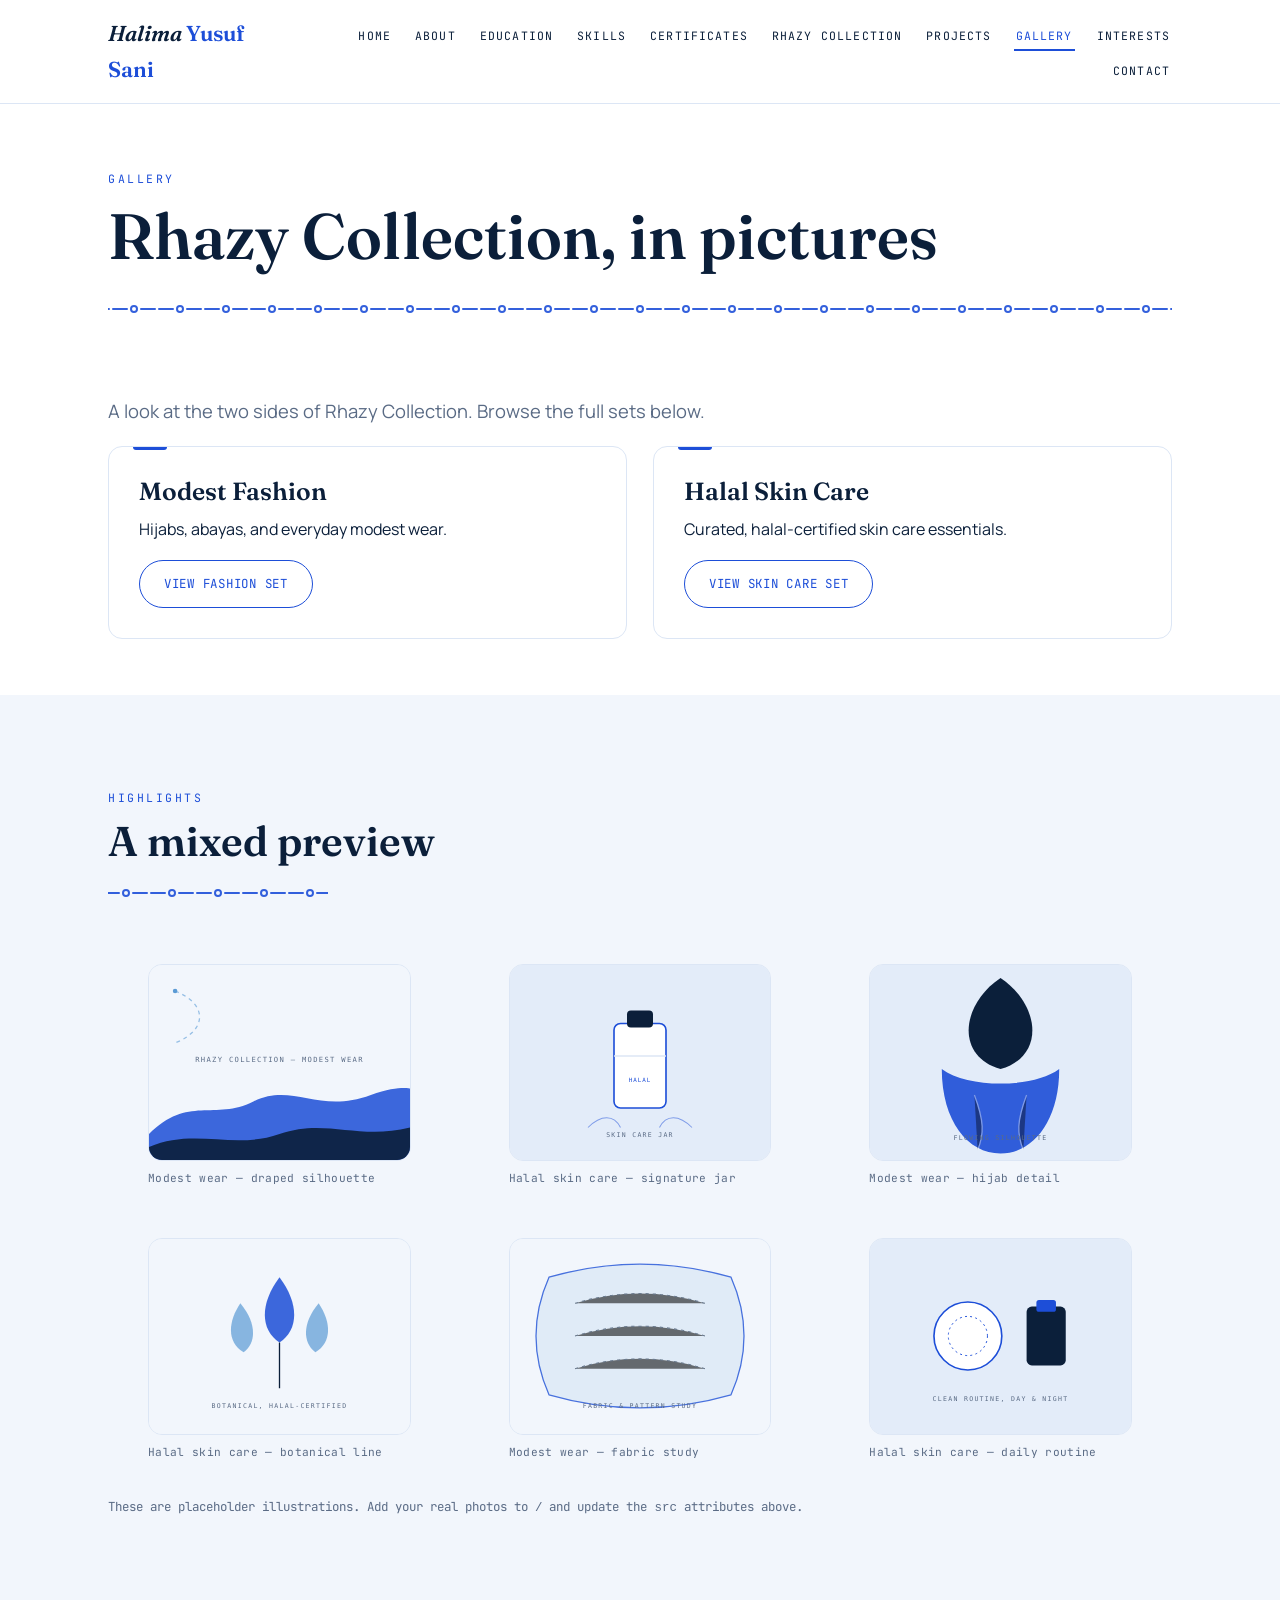
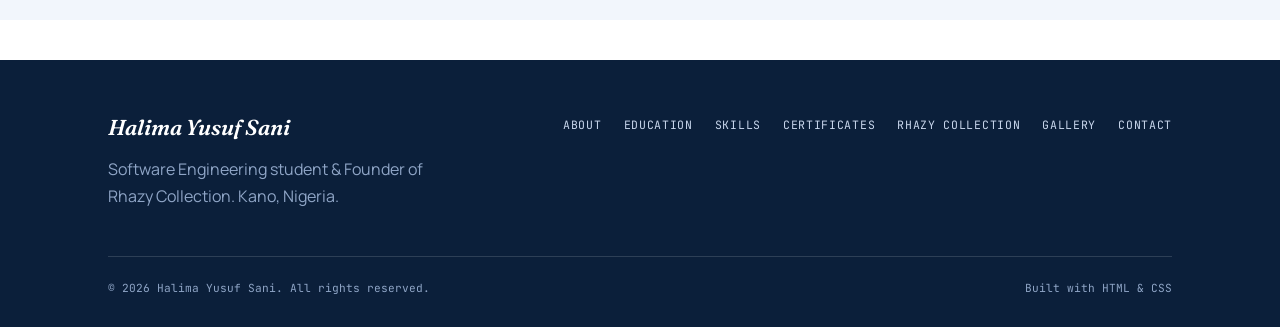
<file: gallery.html>
<!DOCTYPE html>
<html lang="en">
<head>
<meta charset="UTF-8">
<meta name="viewport" content="width=device-width, initial-scale=1.0">
<title>Gallery — Halima Yusuf Sani</title>
<link rel="icon" href="favicon.svg" type="image/svg+xml">
<link rel="stylesheet" href="style.css">
</head>
<body>

<header class="site-header">
  <div class="nav-row">
    <a href="index.html" class="wordmark">Halima <span>Yusuf Sani</span></a>
    <input type="checkbox" id="menu-toggle" class="menu-toggle">
    <label for="menu-toggle" class="menu-btn" aria-label="Open menu"><span></span></label>
    <nav class="primary-nav">
      <ul>
        <li><a href="index.html">Home</a></li>
        <li><a href="about.html">About</a></li>
        <li><a href="education.html">Education</a></li>
        <li><a href="skills.html">Skills</a></li>
        <li><a href="certificates.html">Certificates</a></li>
        <li><a href="business.html">Rhazy Collection</a></li>
        <li><a href="projects.html">Projects</a></li>
        <li><a href="gallery.html" class="active">Gallery</a></li>
        <li><a href="interests.html">Interests</a></li>
        <li><a href="contact.html">Contact</a></li>
      </ul>
    </nav>
  </div>
</header>

<main>
  <section class="page-intro">
    <div class="wrap">
      <span class="eyebrow">Gallery</span>
      <h1>Rhazy Collection, in pictures</h1>
      <div class="stitch-divider"></div>
    </div>
  </section>

  <section class="tight">
    <div class="wrap">
      <p class="lede">A look at the two sides of Rhazy Collection. Browse the full sets below.</p>
      <div class="grid grid-2">
        <div class="card">
          <h3>Modest Fashion</h3>
          <p>Hijabs, abayas, and everyday modest wear.</p>
          <a href="gallery-fashion.html" class="btn btn-ghost">View Fashion Set</a>
        </div>
        <div class="card">
          <h3>Halal Skin Care</h3>
          <p>Curated, halal-certified skin care essentials.</p>
          <a href="gallery-skincare.html" class="btn btn-ghost">View Skin Care Set</a>
        </div>
      </div>
    </div>
  </section>

  <section class="bg-cloud">
    <div class="wrap">
      <div class="section-head">
        <span class="eyebrow">Highlights</span>
        <h2>A mixed preview</h2>
        <div class="stitch-divider"></div>
      </div>
      <div class="gallery-grid">
        <figure>
          <div class="gallery-item"><img src="fashion-1.svg" alt="Rhazy Collection modest wear, placeholder image"></div>
          <figcaption class="gallery-caption">Modest wear — draped silhouette</figcaption>
        </figure>
        <figure>
          <div class="gallery-item"><img src="skincare-1.svg" alt="Rhazy Collection halal skin care jar, placeholder image"></div>
          <figcaption class="gallery-caption">Halal skin care — signature jar</figcaption>
        </figure>
        <figure>
          <div class="gallery-item"><img src="fashion-2.svg" alt="Rhazy Collection hijab silhouette, placeholder image"></div>
          <figcaption class="gallery-caption">Modest wear — hijab detail</figcaption>
        </figure>
        <figure>
          <div class="gallery-item"><img src="skincare-2.svg" alt="Rhazy Collection botanical skin care, placeholder image"></div>
          <figcaption class="gallery-caption">Halal skin care — botanical line</figcaption>
        </figure>
        <figure>
          <div class="gallery-item"><img src="fashion-3.svg" alt="Rhazy Collection fabric and pattern study, placeholder image"></div>
          <figcaption class="gallery-caption">Modest wear — fabric study</figcaption>
        </figure>
        <figure>
          <div class="gallery-item"><img src="skincare-3.svg" alt="Rhazy Collection day and night routine, placeholder image"></div>
          <figcaption class="gallery-caption">Halal skin care — daily routine</figcaption>
        </figure>
      </div>
      <p style="margin-top:20px; color:var(--slate); font-family:var(--font-mono); font-size:0.78rem;">
        These are placeholder illustrations. Add your real photos to <code>/</code> and update the <code>src</code> attributes above.
      </p>
    </div>
  </section>
</main>

<footer class="site-footer">
  <div class="wrap">
    <div class="footer-grid">
      <div>
        <a href="index.html" class="wordmark">Halima Yusuf Sani</a>
        <p style="color:#8FA5C6; max-width:36ch; margin-top:10px;">Software Engineering student &amp; Founder of Rhazy Collection. Kano, Nigeria.</p>
      </div>
      <nav class="footer-nav">
        <ul>
          <li><a href="about.html">About</a></li>
          <li><a href="education.html">Education</a></li>
          <li><a href="skills.html">Skills</a></li>
          <li><a href="certificates.html">Certificates</a></li>
          <li><a href="business.html">Rhazy Collection</a></li>
          <li><a href="gallery.html">Gallery</a></li>
          <li><a href="contact.html">Contact</a></li>
        </ul>
      </nav>
    </div>
    <div class="footer-bottom">
      <span>&copy; 2026 Halima Yusuf Sani. All rights reserved.</span>
      <span>Built with HTML &amp; CSS</span>
    </div>
  </div>
</footer>

</body>
</html>
</file>
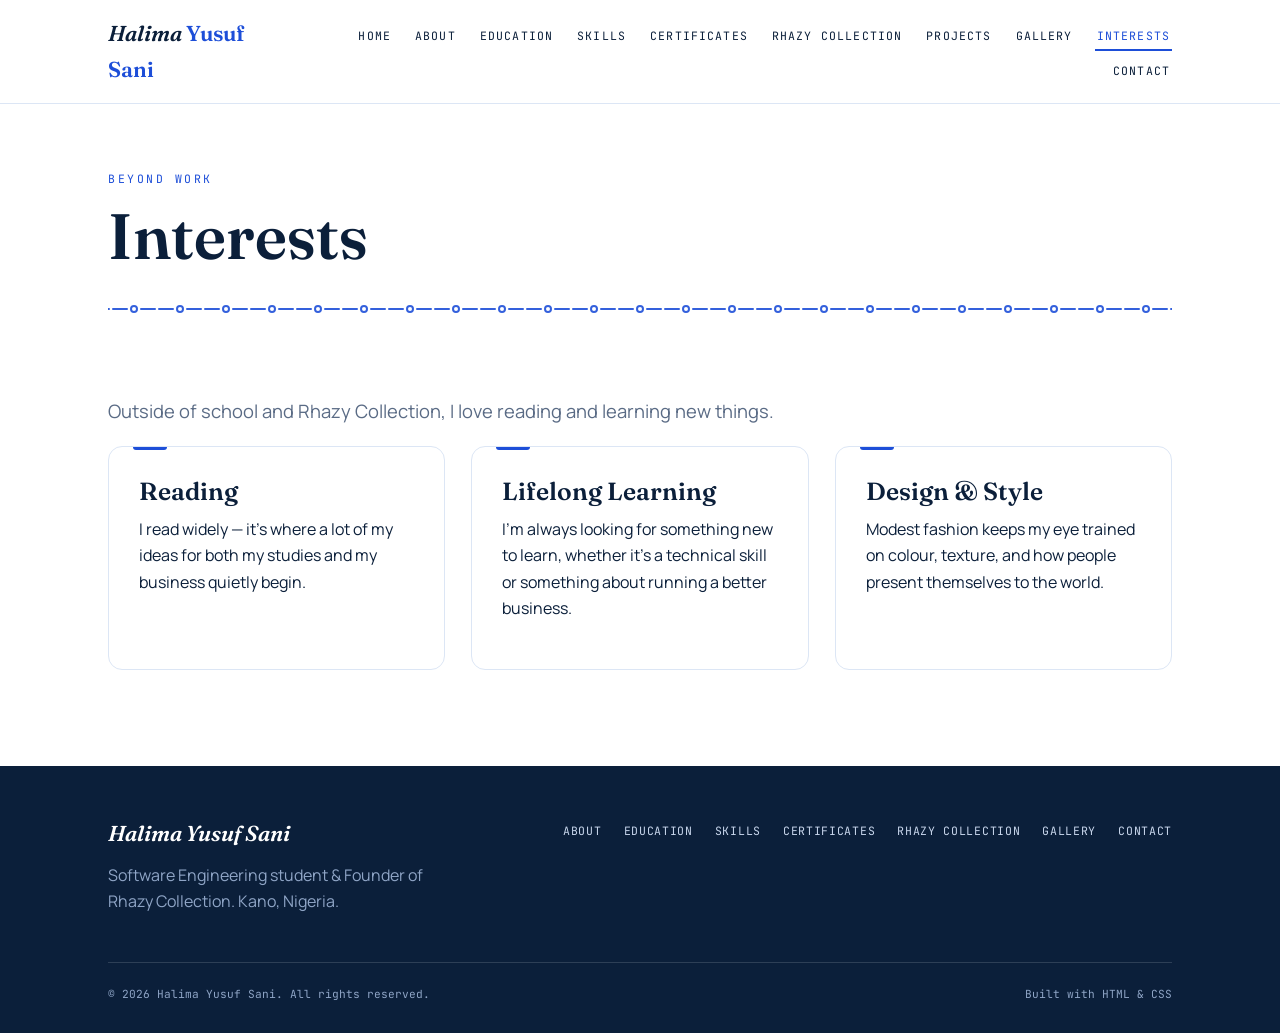
<file: interests.html>
<!DOCTYPE html>
<html lang="en">
<head>
<meta charset="UTF-8">
<meta name="viewport" content="width=device-width, initial-scale=1.0">
<title>Interests — Halima Yusuf Sani</title>
<link rel="icon" href="favicon.svg" type="image/svg+xml">
<link rel="stylesheet" href="style.css">
</head>
<body>

<header class="site-header">
  <div class="nav-row">
    <a href="index.html" class="wordmark">Halima <span>Yusuf Sani</span></a>
    <input type="checkbox" id="menu-toggle" class="menu-toggle">
    <label for="menu-toggle" class="menu-btn" aria-label="Open menu"><span></span></label>
    <nav class="primary-nav">
      <ul>
        <li><a href="index.html">Home</a></li>
        <li><a href="about.html">About</a></li>
        <li><a href="education.html">Education</a></li>
        <li><a href="skills.html">Skills</a></li>
        <li><a href="certificates.html">Certificates</a></li>
        <li><a href="business.html">Rhazy Collection</a></li>
        <li><a href="projects.html">Projects</a></li>
        <li><a href="gallery.html">Gallery</a></li>
        <li><a href="interests.html" class="active">Interests</a></li>
        <li><a href="contact.html">Contact</a></li>
      </ul>
    </nav>
  </div>
</header>

<main>
  <section class="page-intro">
    <div class="wrap">
      <span class="eyebrow">Beyond Work</span>
      <h1>Interests</h1>
      <div class="stitch-divider"></div>
    </div>
  </section>

  <section class="tight">
    <div class="wrap">
      <p class="lede">
        Outside of school and Rhazy Collection, I love reading and learning new things.
      </p>
      <div class="grid grid-3">
        <div class="card">
          <h3>Reading</h3>
          <p>I read widely — it's where a lot of my ideas for both my studies and my
          business quietly begin.</p>
        </div>
        <div class="card">
          <h3>Lifelong Learning</h3>
          <p>I'm always looking for something new to learn, whether it's a technical
          skill or something about running a better business.</p>
        </div>
        <div class="card">
          <h3>Design &amp; Style</h3>
          <p>Modest fashion keeps my eye trained on colour, texture, and how people
          present themselves to the world.</p>
        </div>
      </div>
    </div>
  </section>
</main>

<footer class="site-footer">
  <div class="wrap">
    <div class="footer-grid">
      <div>
        <a href="index.html" class="wordmark">Halima Yusuf Sani</a>
        <p style="color:#8FA5C6; max-width:36ch; margin-top:10px;">Software Engineering student &amp; Founder of Rhazy Collection. Kano, Nigeria.</p>
      </div>
      <nav class="footer-nav">
        <ul>
          <li><a href="about.html">About</a></li>
          <li><a href="education.html">Education</a></li>
          <li><a href="skills.html">Skills</a></li>
          <li><a href="certificates.html">Certificates</a></li>
          <li><a href="business.html">Rhazy Collection</a></li>
          <li><a href="gallery.html">Gallery</a></li>
          <li><a href="contact.html">Contact</a></li>
        </ul>
      </nav>
    </div>
    <div class="footer-bottom">
      <span>&copy; 2026 Halima Yusuf Sani. All rights reserved.</span>
      <span>Built with HTML &amp; CSS</span>
    </div>
  </div>
</footer>

</body>
</html>
</file>
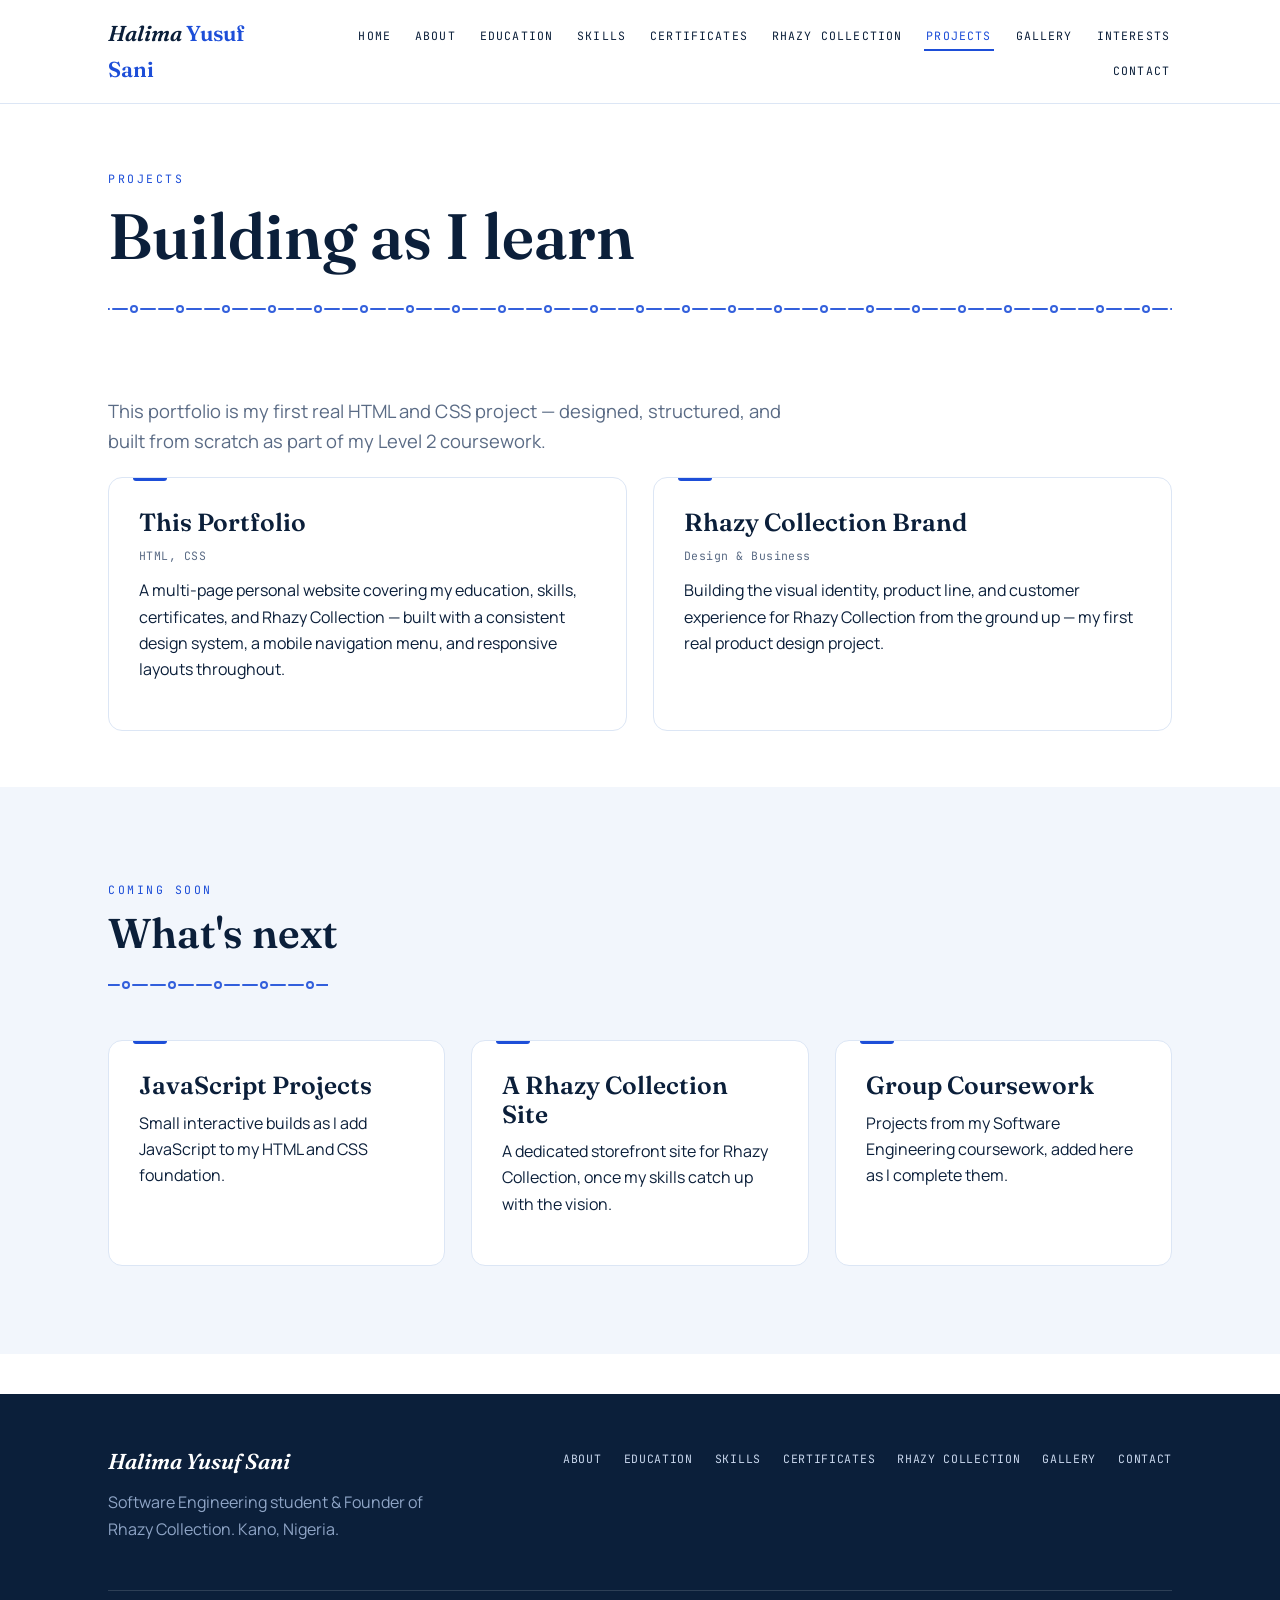
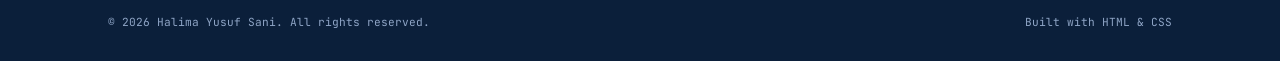
<file: projects.html>
<!DOCTYPE html>
<html lang="en">
<head>
<meta charset="UTF-8">
<meta name="viewport" content="width=device-width, initial-scale=1.0">
<title>Projects — Halima Yusuf Sani</title>
<link rel="icon" href="favicon.svg" type="image/svg+xml">
<link rel="stylesheet" href="style.css">
</head>
<body>

<header class="site-header">
  <div class="nav-row">
    <a href="index.html" class="wordmark">Halima <span>Yusuf Sani</span></a>
    <input type="checkbox" id="menu-toggle" class="menu-toggle">
    <label for="menu-toggle" class="menu-btn" aria-label="Open menu"><span></span></label>
    <nav class="primary-nav">
      <ul>
        <li><a href="index.html">Home</a></li>
        <li><a href="about.html">About</a></li>
        <li><a href="education.html">Education</a></li>
        <li><a href="skills.html">Skills</a></li>
        <li><a href="certificates.html">Certificates</a></li>
        <li><a href="business.html">Rhazy Collection</a></li>
        <li><a href="projects.html" class="active">Projects</a></li>
        <li><a href="gallery.html">Gallery</a></li>
        <li><a href="interests.html">Interests</a></li>
        <li><a href="contact.html">Contact</a></li>
      </ul>
    </nav>
  </div>
</header>

<main>
  <section class="page-intro">
    <div class="wrap">
      <span class="eyebrow">Projects</span>
      <h1>Building as I learn</h1>
      <div class="stitch-divider"></div>
    </div>
  </section>

  <section class="tight">
    <div class="wrap">
      <p class="lede">
        This portfolio is my first real HTML and CSS project — designed, structured,
        and built from scratch as part of my Level 2 coursework.
      </p>
      <div class="grid grid-2">
        <div class="card">
          <h3>This Portfolio</h3>
          <p class="cert-meta">HTML, CSS</p>
          <p>
            A multi-page personal website covering my education, skills, certificates,
            and Rhazy Collection — built with a consistent design system, a mobile
            navigation menu, and responsive layouts throughout.
          </p>
        </div>
        <div class="card">
          <h3>Rhazy Collection Brand</h3>
          <p class="cert-meta">Design &amp; Business</p>
          <p>
            Building the visual identity, product line, and customer experience for
            Rhazy Collection from the ground up — my first real product design project.
          </p>
        </div>
      </div>
    </div>
  </section>

  <section class="bg-cloud">
    <div class="wrap">
      <div class="section-head">
        <span class="eyebrow">Coming Soon</span>
        <h2>What's next</h2>
        <div class="stitch-divider"></div>
      </div>
      <div class="grid grid-3">
        <div class="card">
          <h3>JavaScript Projects</h3>
          <p>Small interactive builds as I add JavaScript to my HTML and CSS
          foundation.</p>
        </div>
        <div class="card">
          <h3>A Rhazy Collection Site</h3>
          <p>A dedicated storefront site for Rhazy Collection, once my skills catch up
          with the vision.</p>
        </div>
        <div class="card">
          <h3>Group Coursework</h3>
          <p>Projects from my Software Engineering coursework, added here as I complete
          them.</p>
        </div>
      </div>
    </div>
  </section>
</main>

<footer class="site-footer">
  <div class="wrap">
    <div class="footer-grid">
      <div>
        <a href="index.html" class="wordmark">Halima Yusuf Sani</a>
        <p style="color:#8FA5C6; max-width:36ch; margin-top:10px;">Software Engineering student &amp; Founder of Rhazy Collection. Kano, Nigeria.</p>
      </div>
      <nav class="footer-nav">
        <ul>
          <li><a href="about.html">About</a></li>
          <li><a href="education.html">Education</a></li>
          <li><a href="skills.html">Skills</a></li>
          <li><a href="certificates.html">Certificates</a></li>
          <li><a href="business.html">Rhazy Collection</a></li>
          <li><a href="gallery.html">Gallery</a></li>
          <li><a href="contact.html">Contact</a></li>
        </ul>
      </nav>
    </div>
    <div class="footer-bottom">
      <span>&copy; 2026 Halima Yusuf Sani. All rights reserved.</span>
      <span>Built with HTML &amp; CSS</span>
    </div>
  </div>
</footer>

</body>
</html>
</file>
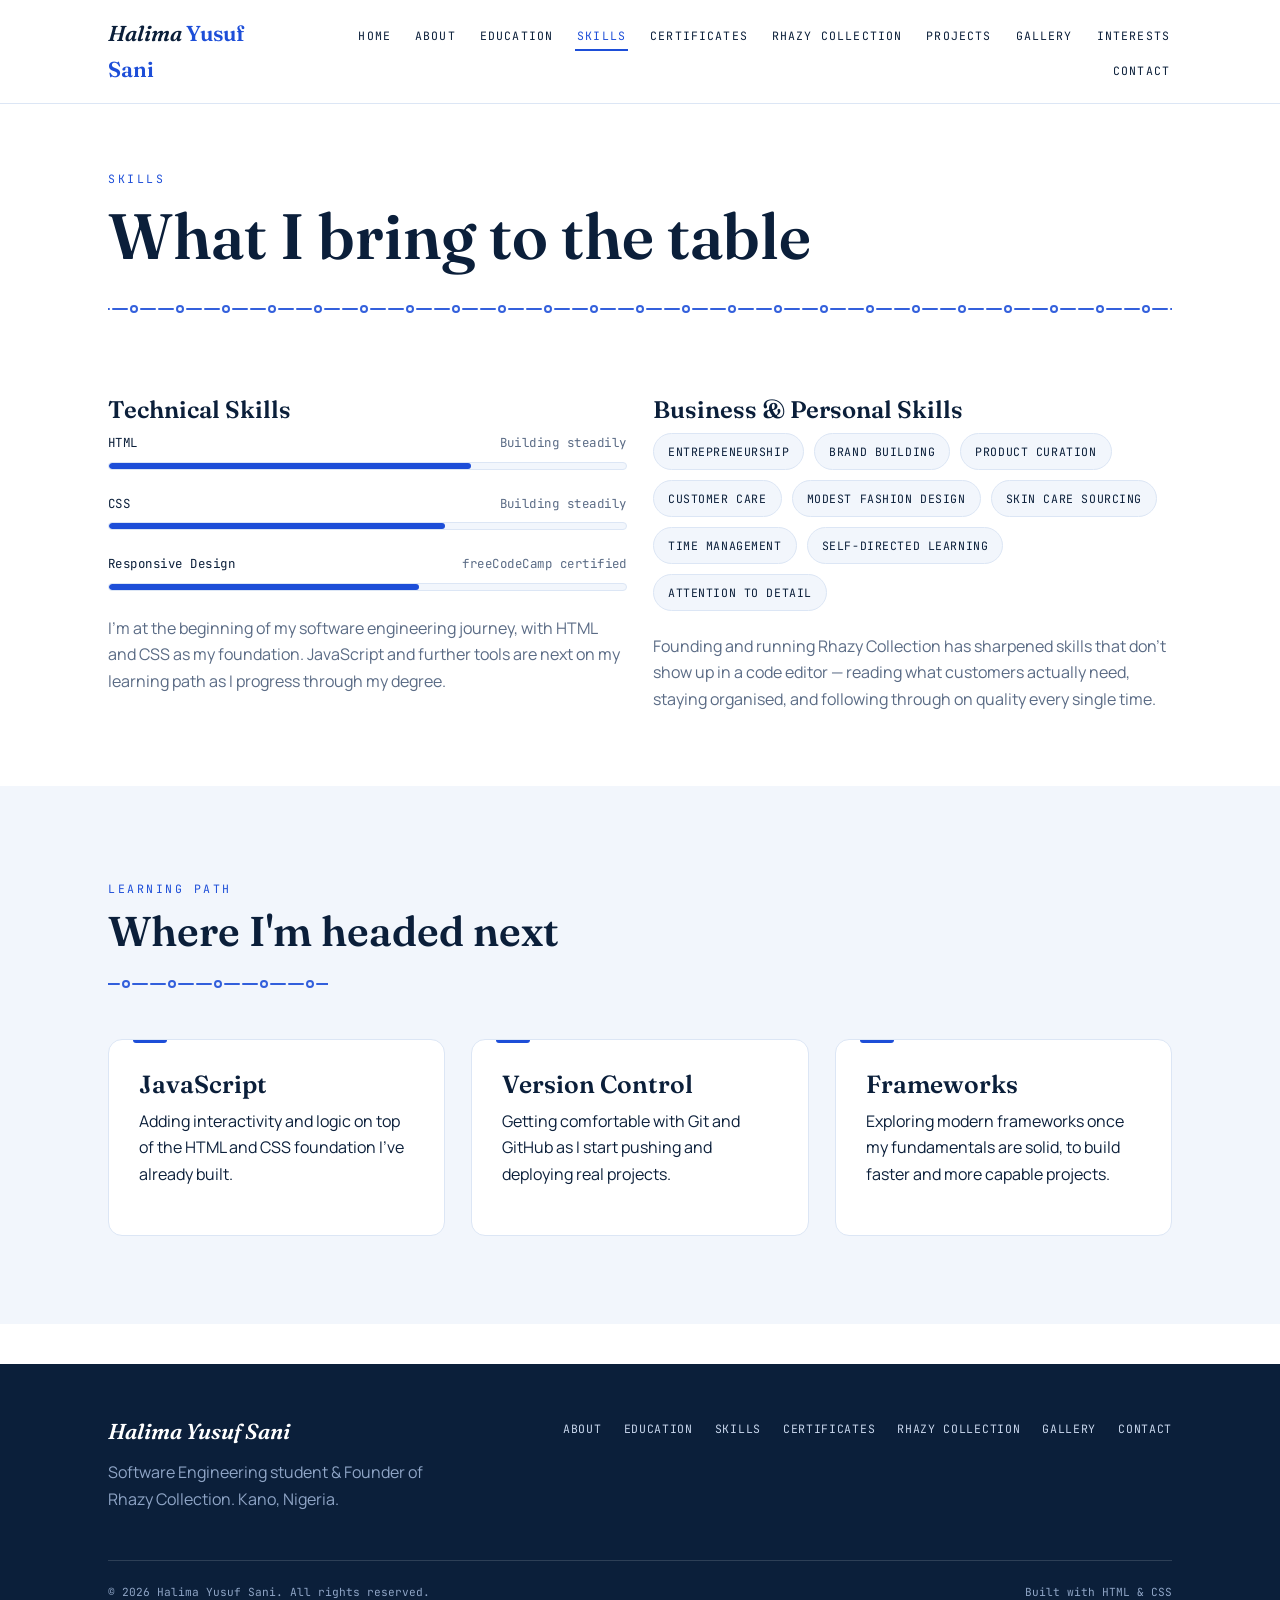
<file: skills.html>
<!DOCTYPE html>
<html lang="en">
<head>
<meta charset="UTF-8">
<meta name="viewport" content="width=device-width, initial-scale=1.0">
<title>Skills — Halima Yusuf Sani</title>
<link rel="icon" href="assets/images/favicon.svg" type="image/svg+xml">
<link rel="stylesheet" href="style.css">
</head>
<body>

<header class="site-header">
  <div class="nav-row">
    <a href="index.html" class="wordmark">Halima <span>Yusuf Sani</span></a>
    <input type="checkbox" id="menu-toggle" class="menu-toggle">
    <label for="menu-toggle" class="menu-btn" aria-label="Open menu"><span></span></label>
    <nav class="primary-nav">
      <ul>
        <li><a href="index.html">Home</a></li>
        <li><a href="about.html">About</a></li>
        <li><a href="education.html">Education</a></li>
        <li><a href="skills.html" class="active">Skills</a></li>
        <li><a href="certificates.html">Certificates</a></li>
        <li><a href="business.html">Rhazy Collection</a></li>
        <li><a href="projects.html">Projects</a></li>
        <li><a href="gallery.html">Gallery</a></li>
        <li><a href="interests.html">Interests</a></li>
        <li><a href="contact.html">Contact</a></li>
      </ul>
    </nav>
  </div>
</header>

<main>
  <section class="page-intro">
    <div class="wrap">
      <span class="eyebrow">Skills</span>
      <h1>What I bring to the table</h1>
      <div class="stitch-divider"></div>
    </div>
  </section>

  <section class="tight">
    <div class="wrap grid grid-2">
      <div>
        <h2 style="font-size:1.5rem;">Technical Skills</h2>
        <div class="skill-row">
          <div class="skill-row-head"><span>HTML</span><span>Building steadily</span></div>
          <div class="skill-bar-track"><div class="skill-bar-fill" style="width:70%"></div></div>
        </div>
        <div class="skill-row">
          <div class="skill-row-head"><span>CSS</span><span>Building steadily</span></div>
          <div class="skill-bar-track"><div class="skill-bar-fill" style="width:65%"></div></div>
        </div>
        <div class="skill-row">
          <div class="skill-row-head"><span>Responsive Design</span><span>freeCodeCamp certified</span></div>
          <div class="skill-bar-track"><div class="skill-bar-fill" style="width:60%"></div></div>
        </div>
        <p style="margin-top:22px; color:var(--slate);">
          I'm at the beginning of my software engineering journey, with HTML and CSS as
          my foundation. JavaScript and further tools are next on my learning path as I
          progress through my degree.
        </p>
      </div>
      <div>
        <h2 style="font-size:1.5rem;">Business &amp; Personal Skills</h2>
        <div class="tag-cloud">
          <span class="tag">Entrepreneurship</span>
          <span class="tag">Brand Building</span>
          <span class="tag">Product Curation</span>
          <span class="tag">Customer Care</span>
          <span class="tag">Modest Fashion Design</span>
          <span class="tag">Skin Care Sourcing</span>
          <span class="tag">Time Management</span>
          <span class="tag">Self-Directed Learning</span>
          <span class="tag">Attention to Detail</span>
        </div>
        <p style="margin-top:22px; color:var(--slate);">
          Founding and running Rhazy Collection has sharpened skills that don't show up
          in a code editor — reading what customers actually need, staying organised,
          and following through on quality every single time.
        </p>
      </div>
    </div>
  </section>

  <section class="bg-cloud">
    <div class="wrap">
      <div class="section-head">
        <span class="eyebrow">Learning Path</span>
        <h2>Where I'm headed next</h2>
        <div class="stitch-divider"></div>
      </div>
      <div class="grid grid-3">
        <div class="card">
          <h3>JavaScript</h3>
          <p>Adding interactivity and logic on top of the HTML and CSS foundation I've
          already built.</p>
        </div>
        <div class="card">
          <h3>Version Control</h3>
          <p>Getting comfortable with Git and GitHub as I start pushing and deploying
          real projects.</p>
        </div>
        <div class="card">
          <h3>Frameworks</h3>
          <p>Exploring modern frameworks once my fundamentals are solid, to build faster
          and more capable projects.</p>
        </div>
      </div>
    </div>
  </section>
</main>

<footer class="site-footer">
  <div class="wrap">
    <div class="footer-grid">
      <div>
        <a href="index.html" class="wordmark">Halima Yusuf Sani</a>
        <p style="color:#8FA5C6; max-width:36ch; margin-top:10px;">Software Engineering student &amp; Founder of Rhazy Collection. Kano, Nigeria.</p>
      </div>
      <nav class="footer-nav">
        <ul>
          <li><a href="about.html">About</a></li>
          <li><a href="education.html">Education</a></li>
          <li><a href="skills.html">Skills</a></li>
          <li><a href="certificates.html">Certificates</a></li>
          <li><a href="business.html">Rhazy Collection</a></li>
          <li><a href="gallery.html">Gallery</a></li>
          <li><a href="contact.html">Contact</a></li>
        </ul>
      </nav>
    </div>
    <div class="footer-bottom">
      <span>&copy; 2026 Halima Yusuf Sani. All rights reserved.</span>
      <span>Built with HTML &amp; CSS</span>
    </div>
  </div>
</footer>

</body>
</html>
</file>
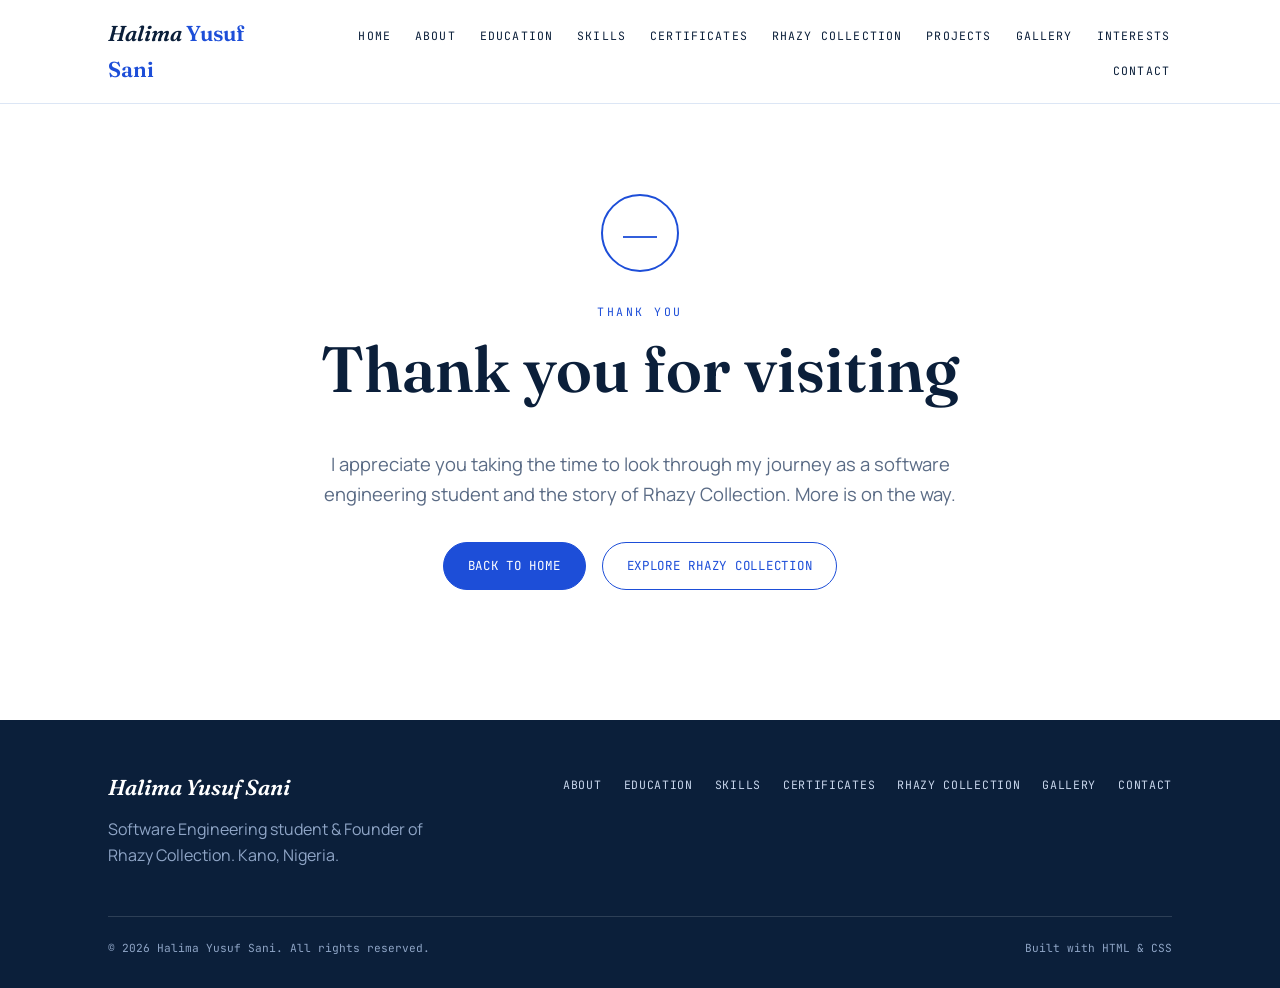
<file: thankyou.html>
<!DOCTYPE html>
<html lang="en">
<head>
<meta charset="UTF-8">
<meta name="viewport" content="width=device-width, initial-scale=1.0">
<title>Thank You — Halima Yusuf Sani</title>
<link rel="icon" href="favicon.svg" type="image/svg+xml">
<link rel="stylesheet" href="style.css">
</head>
<body>

<header class="site-header">
  <div class="nav-row">
    <a href="index.html" class="wordmark">Halima <span>Yusuf Sani</span></a>
    <input type="checkbox" id="menu-toggle" class="menu-toggle">
    <label for="menu-toggle" class="menu-btn" aria-label="Open menu"><span></span></label>
    <nav class="primary-nav">
      <ul>
        <li><a href="index.html">Home</a></li>
        <li><a href="about.html">About</a></li>
        <li><a href="education.html">Education</a></li>
        <li><a href="skills.html">Skills</a></li>
        <li><a href="certificates.html">Certificates</a></li>
        <li><a href="business.html">Rhazy Collection</a></li>
        <li><a href="projects.html">Projects</a></li>
        <li><a href="gallery.html">Gallery</a></li>
        <li><a href="interests.html">Interests</a></li>
        <li><a href="contact.html">Contact</a></li>
      </ul>
    </nav>
  </div>
</header>

<main>
  <section class="thanks-hero">
    <div class="thanks-mark">
      <div class="stitch-divider" style="height:2px; width:34px; background-image:none; background:var(--royal);"></div>
    </div>
    <span class="eyebrow">Thank You</span>
    <h1>Thank you for visiting</h1>
    <p class="lede" style="margin: 18px auto 0;">
      I appreciate you taking the time to look through my journey as a software
      engineering student and the story of Rhazy Collection. More is on the way.
    </p>
    <div class="hero-actions" style="justify-content:center; margin-top:32px;">
      <a href="index.html" class="btn btn-solid">Back to Home</a>
      <a href="business.html" class="btn btn-ghost">Explore Rhazy Collection</a>
    </div>
  </section>
</main>

<footer class="site-footer">
  <div class="wrap">
    <div class="footer-grid">
      <div>
        <a href="index.html" class="wordmark">Halima Yusuf Sani</a>
        <p style="color:#8FA5C6; max-width:36ch; margin-top:10px;">Software Engineering student &amp; Founder of Rhazy Collection. Kano, Nigeria.</p>
      </div>
      <nav class="footer-nav">
        <ul>
          <li><a href="about.html">About</a></li>
          <li><a href="education.html">Education</a></li>
          <li><a href="skills.html">Skills</a></li>
          <li><a href="certificates.html">Certificates</a></li>
          <li><a href="business.html">Rhazy Collection</a></li>
          <li><a href="gallery.html">Gallery</a></li>
          <li><a href="contact.html">Contact</a></li>
        </ul>
      </nav>
    </div>
    <div class="footer-bottom">
      <span>&copy; 2026 Halima Yusuf Sani. All rights reserved.</span>
      <span>Built with HTML &amp; CSS</span>
    </div>
  </div>
</footer>

</body>
</html>
</file>
<file: style.css>
/* ==========================================================================
   Halima Yusuf Sani — Portfolio Stylesheet
   Palette: Ink Navy / Royal Blue / Sky / Paper White / Cloud / Slate
   Type: Fraunces (display) · Manrope (body) · JetBrains Mono (utility)
   Signature motif: the "stitch–trace" line — a running stitch that reads
   as a circuit trace, tying software engineering to Rhazy Collection.
   ========================================================================== */

@import url('https://fonts.googleapis.com/css2?family=Fraunces:ital,opsz,wght@0,9..144,300;0,9..144,500;0,9..144,600;1,9..144,500;1,9..144,600&family=Manrope:wght@400;500;600;700;800&family=JetBrains+Mono:wght@400;500;600&display=swap');

:root {
  --ink: #0B1F3A;
  --royal: #1D4ED8;
  --royal-dark: #16359E;
  --sky: #5B9BD5;
  --paper: #FFFFFF;
  --cloud: #F2F6FC;
  --slate: #5A6B85;
  --line: #DCE6F5;

  --font-display: 'Fraunces', Georgia, serif;
  --font-body: 'Manrope', -apple-system, BlinkMacSystemFont, sans-serif;
  --font-mono: 'JetBrains Mono', 'Courier New', monospace;

  --max-w: 1120px;
  --radius: 14px;
}

* { box-sizing: border-box; }
html { scroll-behavior: smooth; }

body {
  margin: 0;
  font-family: var(--font-body);
  color: var(--ink);
  background: var(--paper);
  line-height: 1.65;
  -webkit-font-smoothing: antialiased;
}

img { max-width: 100%; display: block; }

a { color: var(--royal); text-decoration: none; }
a:hover { color: var(--royal-dark); }

:focus-visible {
  outline: 2px solid var(--royal);
  outline-offset: 3px;
}

h1, h2, h3, h4 {
  font-family: var(--font-display);
  color: var(--ink);
  margin: 0 0 0.4em;
  line-height: 1.15;
  font-weight: 600;
}

h1 { font-size: clamp(2.4rem, 5vw, 4rem); }
h2 { font-size: clamp(1.8rem, 3.4vw, 2.6rem); }
h3 { font-size: clamp(1.25rem, 2vw, 1.55rem); }

p { margin: 0 0 1.1em; color: var(--ink); }

.eyebrow {
  font-family: var(--font-mono);
  font-size: 0.72rem;
  letter-spacing: 0.22em;
  text-transform: uppercase;
  color: var(--royal);
  display: inline-block;
  margin-bottom: 0.9em;
}

.lede {
  font-size: 1.15rem;
  color: var(--slate);
  max-width: 62ch;
}

.wrap {
  max-width: var(--max-w);
  margin: 0 auto;
  padding: 0 28px;
}

section { padding: 88px 0; }
section.tight { padding: 56px 0; }
.bg-cloud { background: var(--cloud); }
.bg-ink { background: var(--ink); color: var(--paper); }
.bg-ink h1, .bg-ink h2, .bg-ink h3, .bg-ink p { color: var(--paper); }
.bg-ink .lede { color: #C8D6EC; }

/* ---------- Stitch / Circuit divider (signature element) ---------- */
.stitch-divider {
  height: 22px;
  width: 100%;
  background-repeat: repeat-x;
  background-position: center;
  background-size: 46px 22px;
  background-image: url("data:image/svg+xml,%3Csvg xmlns='http://www.w3.org/2000/svg' width='46' height='22' viewBox='0 0 46 22'%3E%3Cline x1='2' y1='11' x2='16' y2='11' stroke='%231D4ED8' stroke-width='2' stroke-linecap='round'/%3E%3Ccircle cx='23' cy='11' r='3' fill='none' stroke='%231D4ED8' stroke-width='2'/%3E%3Cline x1='30' y1='11' x2='44' y2='11' stroke='%231D4ED8' stroke-width='2' stroke-linecap='round'/%3E%3C/svg%3E");
  opacity: 0.9;
  margin: 8px 0 0;
}
.stitch-divider.on-dark {
  background-image: url("data:image/svg+xml,%3Csvg xmlns='http://www.w3.org/2000/svg' width='46' height='22' viewBox='0 0 46 22'%3E%3Cline x1='2' y1='11' x2='16' y2='11' stroke='%235B9BD5' stroke-width='2' stroke-linecap='round'/%3E%3Ccircle cx='23' cy='11' r='3' fill='none' stroke='%235B9BD5' stroke-width='2'/%3E%3Cline x1='30' y1='11' x2='44' y2='11' stroke='%235B9BD5' stroke-width='2' stroke-linecap='round'/%3E%3C/svg%3E");
}
.section-head { margin-bottom: 44px; }
.section-head .stitch-divider { max-width: 220px; }

/* ---------- Header / Nav ---------- */
header.site-header {
  position: sticky;
  top: 0;
  z-index: 50;
  background: rgba(255,255,255,0.92);
  backdrop-filter: blur(8px);
  border-bottom: 1px solid var(--line);
}
.nav-row {
  max-width: var(--max-w);
  margin: 0 auto;
  padding: 16px 28px;
  display: flex;
  align-items: center;
  justify-content: space-between;
}
.wordmark {
  font-family: var(--font-display);
  font-style: italic;
  font-weight: 600;
  font-size: 1.35rem;
  color: var(--ink);
}
.wordmark span { color: var(--royal); font-style: normal; }

nav.primary-nav ul {
  list-style: none;
  display: flex;
  flex-wrap: wrap;
  gap: 8px 20px;
  margin: 0;
  padding: 0;
  justify-content: flex-end;
}
nav.primary-nav a {
  font-family: var(--font-mono);
  font-size: 0.72rem;
  letter-spacing: 0.1em;
  text-transform: uppercase;
  color: var(--ink);
  padding: 6px 2px;
  border-bottom: 2px solid transparent;
}
nav.primary-nav a:hover,
nav.primary-nav a.active {
  color: var(--royal);
  border-bottom-color: var(--royal);
}

/* Pure-CSS mobile menu (checkbox hack — no JS) */
.menu-toggle { display: none; }
.menu-btn {
  display: none;
  width: 40px; height: 40px;
  border-radius: 8px;
  border: 1px solid var(--line);
  align-items: center;
  justify-content: center;
  cursor: pointer;
}
.menu-btn span,
.menu-btn::before,
.menu-btn::after {
  content: '';
  display: block;
  width: 18px; height: 2px;
  background: var(--ink);
  position: relative;
}
.menu-btn::before { margin-bottom: 5px; }
.menu-btn::after { margin-top: 5px; }

@media (max-width: 820px) {
  .menu-btn { display: flex; }
  nav.primary-nav {
    position: absolute;
    top: 100%; left: 0; right: 0;
    background: var(--paper);
    border-bottom: 1px solid var(--line);
    max-height: 0;
    overflow: hidden;
    transition: max-height 0.32s ease;
  }
  nav.primary-nav ul {
    flex-direction: column;
    gap: 0;
    padding: 8px 28px 18px;
  }
  nav.primary-nav ul li { border-top: 1px solid var(--line); }
  nav.primary-nav ul li:first-child { border-top: none; }
  nav.primary-nav a { display: block; padding: 13px 0; border-bottom: none; }
  .menu-toggle:checked ~ nav.primary-nav { max-height: 620px; }
}

/* ---------- Hero ---------- */
.hero {
  padding: 84px 0 60px;
}
.hero-grid {
  display: grid;
  grid-template-columns: 1.15fr 0.85fr;
  gap: 56px;
  align-items: center;
}
@media (max-width: 860px) {
  .hero-grid { grid-template-columns: 1fr; }
}
.hero-actions { display: flex; gap: 16px; flex-wrap: wrap; margin-top: 28px; }

.btn {
  display: inline-flex;
  align-items: center;
  gap: 8px;
  font-family: var(--font-mono);
  font-size: 0.78rem;
  letter-spacing: 0.06em;
  text-transform: uppercase;
  padding: 13px 24px;
  border-radius: 999px;
  border: 1.5px solid var(--royal);
  transition: transform 0.18s ease, background 0.18s ease, color 0.18s ease;
}
.btn-solid { background: var(--royal); color: var(--paper); }
.btn-solid:hover { background: var(--royal-dark); color: var(--paper); transform: translateY(-2px); }
.btn-ghost { background: transparent; color: var(--royal); }
.btn-ghost:hover { background: var(--royal); color: var(--paper); transform: translateY(-2px); }
.btn-ghost.on-dark { border-color: var(--sky); color: var(--sky); }
.btn-ghost.on-dark:hover { background: var(--sky); color: var(--ink); }

.portrait-frame {
  position: relative;
  border-radius: var(--radius);
  overflow: hidden;
  background: var(--cloud);
  border: 1px solid var(--line);
  aspect-ratio: 4/5;
}
.portrait-frame img { width: 100%; height: 100%; object-fit: cover; }
.portrait-tag {
  position: absolute;
  bottom: 14px; left: 14px;
  background: var(--paper);
  border: 1px solid var(--line);
  border-radius: 999px;
  padding: 8px 14px;
  font-family: var(--font-mono);
  font-size: 0.68rem;
  letter-spacing: 0.06em;
  text-transform: uppercase;
  color: var(--royal);
}

/* ---------- Cards / Grids ---------- */
.grid { display: grid; gap: 26px; }
.grid-2 { grid-template-columns: repeat(2, 1fr); }
.grid-3 { grid-template-columns: repeat(3, 1fr); }
.grid-4 { grid-template-columns: repeat(4, 1fr); }
@media (max-width: 860px) {
  .grid-2, .grid-3, .grid-4 { grid-template-columns: 1fr 1fr; }
}
@media (max-width: 560px) {
  .grid-2, .grid-3, .grid-4 { grid-template-columns: 1fr; }
}

.card {
  background: var(--paper);
  border: 1px solid var(--line);
  border-radius: var(--radius);
  padding: 30px;
  position: relative;
}
.card::before {
  content: '';
  position: absolute;
  top: 0; left: 24px;
  width: 34px; height: 3px;
  background: var(--royal);
  border-radius: 0 0 4px 4px;
}

/* ---------- Timeline (Education) ---------- */
.timeline { position: relative; padding-left: 34px; }
.timeline::before {
  content: '';
  position: absolute;
  left: 6px; top: 6px; bottom: 6px;
  width: 2px;
  background: var(--line);
}
.timeline-item { position: relative; padding-bottom: 44px; }
.timeline-item:last-child { padding-bottom: 0; }
.timeline-item::before {
  content: '';
  position: absolute;
  left: -34px; top: 4px;
  width: 14px; height: 14px;
  border-radius: 50%;
  background: var(--paper);
  border: 3px solid var(--royal);
}
.timeline-year {
  font-family: var(--font-mono);
  font-size: 0.72rem;
  letter-spacing: 0.1em;
  color: var(--royal);
  text-transform: uppercase;
  display: block;
  margin-bottom: 4px;
}

/* ---------- Skills ---------- */
.skill-row { margin-bottom: 24px; }
.skill-row-head {
  display: flex; justify-content: space-between; align-items: baseline;
  margin-bottom: 8px;
  font-family: var(--font-mono);
  font-size: 0.78rem;
  letter-spacing: 0.04em;
}
.skill-row-head span:last-child { color: var(--slate); }
.skill-bar-track {
  height: 8px;
  background: var(--cloud);
  border-radius: 999px;
  overflow: hidden;
  border: 1px solid var(--line);
}
.skill-bar-fill { height: 100%; background: var(--royal); border-radius: 999px; }

.tag-cloud { display: flex; flex-wrap: wrap; gap: 10px; }
.tag {
  font-family: var(--font-mono);
  font-size: 0.72rem;
  letter-spacing: 0.05em;
  text-transform: uppercase;
  padding: 8px 14px;
  border: 1px solid var(--line);
  border-radius: 999px;
  color: var(--ink);
  background: var(--cloud);
}

/* ---------- Certificates ---------- */
.cert-card {
  border: 1px solid var(--line);
  border-radius: var(--radius);
  overflow: hidden;
  background: var(--paper);
}
.cert-card img { width: 100%; border-bottom: 1px solid var(--line); }
.cert-body { padding: 22px 26px 26px; }
.cert-body h3 { margin-bottom: 6px; }
.cert-meta {
  font-family: var(--font-mono);
  font-size: 0.72rem;
  color: var(--slate);
  letter-spacing: 0.04em;
  margin-bottom: 12px;
}

/* ---------- Gallery ---------- */
.gallery-grid {
  display: grid;
  grid-template-columns: repeat(3, 1fr);
  gap: 18px;
}
@media (max-width: 760px) {
  .gallery-grid { grid-template-columns: repeat(2, 1fr); }
}
@media (max-width: 480px) {
  .gallery-grid { grid-template-columns: 1fr; }
}
.gallery-item {
  border-radius: var(--radius);
  overflow: hidden;
  border: 1px solid var(--line);
  background: var(--cloud);
  aspect-ratio: 4/3;
}
.gallery-item img { width: 100%; height: 100%; object-fit: cover; transition: transform 0.4s ease; }
.gallery-item:hover img { transform: scale(1.05); }
.gallery-caption {
  font-family: var(--font-mono);
  font-size: 0.7rem;
  color: var(--slate);
  margin-top: 8px;
  letter-spacing: 0.03em;
}

/* ---------- Quote / pull ---------- */
.pull-quote {
  font-family: var(--font-display);
  font-style: italic;
  font-size: clamp(1.3rem, 2.4vw, 1.9rem);
  color: var(--ink);
  border-left: 3px solid var(--royal);
  padding-left: 26px;
  max-width: 60ch;
}

/* ---------- Contact ---------- */
.contact-grid {
  display: grid;
  grid-template-columns: 1fr 1fr;
  gap: 50px;
}
@media (max-width: 800px) { .contact-grid { grid-template-columns: 1fr; } }
.contact-list { list-style: none; padding: 0; margin: 0; }
.contact-list li {
  padding: 16px 0;
  border-top: 1px solid var(--line);
  display: flex;
  gap: 16px;
}
.contact-list li:last-child { border-bottom: 1px solid var(--line); }
.contact-list .label {
  font-family: var(--font-mono);
  font-size: 0.72rem;
  letter-spacing: 0.08em;
  text-transform: uppercase;
  color: var(--royal);
  min-width: 90px;
}

form.contact-form { display: grid; gap: 16px; }
form.contact-form label {
  font-family: var(--font-mono);
  font-size: 0.72rem;
  letter-spacing: 0.06em;
  text-transform: uppercase;
  color: var(--slate);
  display: block;
  margin-bottom: 6px;
}
form.contact-form input,
form.contact-form textarea {
  width: 100%;
  font-family: var(--font-body);
  font-size: 0.98rem;
  padding: 13px 15px;
  border: 1px solid var(--line);
  border-radius: 8px;
  background: var(--cloud);
  color: var(--ink);
}
form.contact-form input:focus,
form.contact-form textarea:focus { outline: 2px solid var(--royal); background: var(--paper); }
form.contact-form textarea { resize: vertical; min-height: 140px; }

/* ---------- Footer ---------- */
footer.site-footer {
  background: var(--ink);
  color: var(--paper);
  padding: 50px 0 30px;
  margin-top: 40px;
}
.footer-grid {
  display: flex;
  justify-content: space-between;
  gap: 30px;
  flex-wrap: wrap;
  padding-bottom: 30px;
  border-bottom: 1px solid rgba(255,255,255,0.14);
}
.footer-grid .wordmark { color: var(--paper); }
.footer-nav ul { list-style: none; display: flex; gap: 22px; flex-wrap: wrap; padding: 0; margin: 0; }
.footer-nav a {
  color: #C8D6EC;
  font-family: var(--font-mono);
  font-size: 0.72rem;
  letter-spacing: 0.06em;
  text-transform: uppercase;
}
.footer-nav a:hover { color: var(--sky); }
.footer-bottom {
  display: flex;
  justify-content: space-between;
  padding-top: 22px;
  font-family: var(--font-mono);
  font-size: 0.7rem;
  color: #8FA5C6;
  flex-wrap: wrap;
  gap: 10px;
}

/* ---------- Thank-you page ---------- */
.thanks-hero {
  min-height: 62vh;
  display: flex;
  flex-direction: column;
  align-items: center;
  justify-content: center;
  text-align: center;
  padding: 90px 24px;
}
.thanks-hero h1 { max-width: 16ch; }
.thanks-mark {
  width: 78px; height: 78px;
  border-radius: 50%;
  border: 2px solid var(--royal);
  display: flex; align-items: center; justify-content: center;
  margin-bottom: 30px;
}

/* ---------- Page intro (used on inner pages) ---------- */
.page-intro { padding: 60px 0 20px; }

/* Reduced motion */
@media (prefers-reduced-motion: reduce) {
  html { scroll-behavior: auto; }
  * { transition: none !important; }
}
</file>
